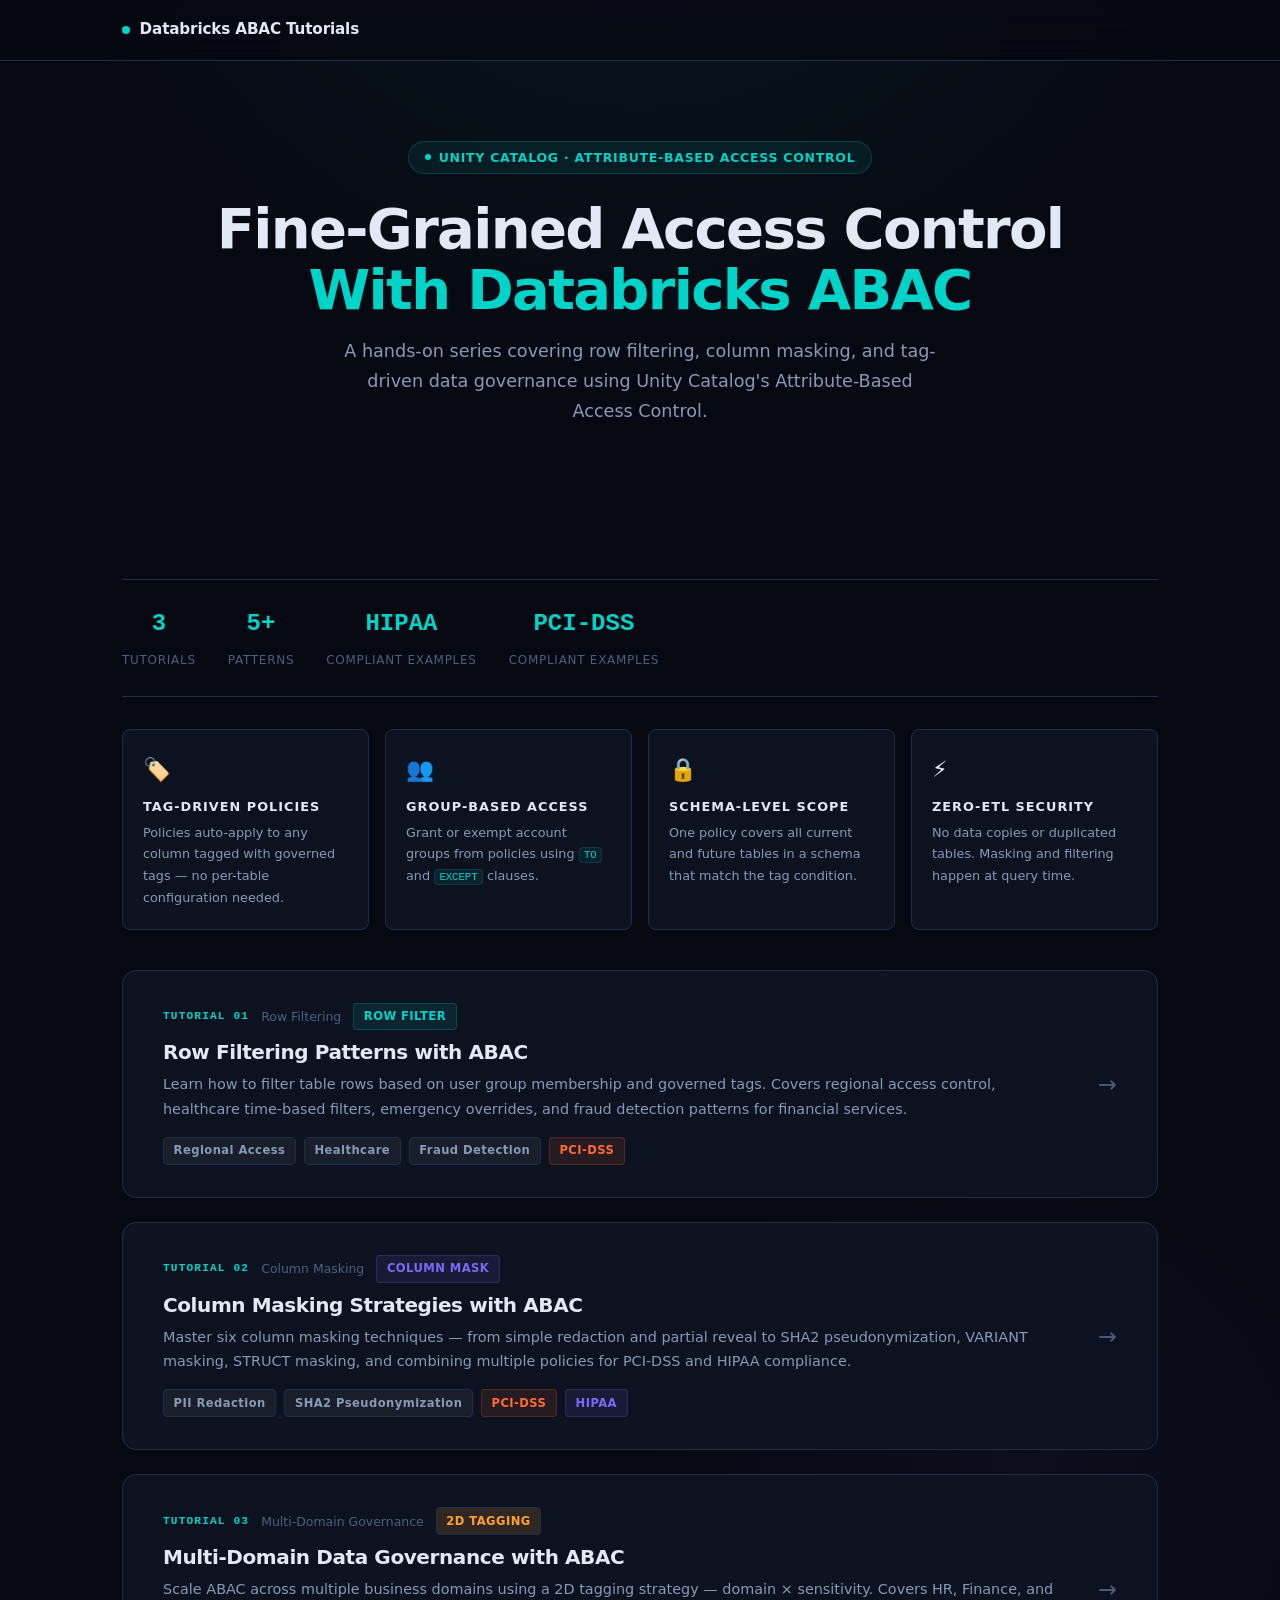
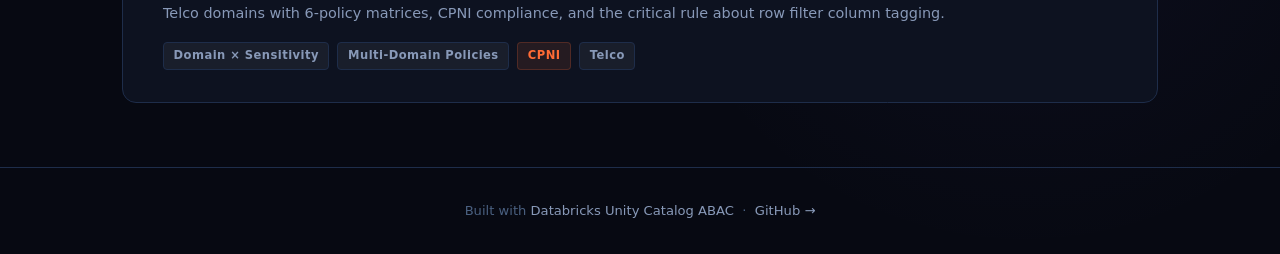
<file: docs/index.html>
<!DOCTYPE html>
<html lang="en">
<head>
  <meta charset="UTF-8">
  <meta name="viewport" content="width=device-width, initial-scale=1.0">
  <title>Databricks ABAC Tutorials</title>
  <link rel="stylesheet" href="styles.css">
  <style>
    .blog-list { display: flex; flex-direction: column; gap: 1.5rem; margin-top: 2.5rem; }
    .blog-card {
      background: var(--surface); border: 1px solid var(--border);
      border-radius: var(--radius-lg); padding: 2rem 2.5rem;
      display: grid; grid-template-columns: 1fr auto;
      gap: 1.5rem; align-items: center;
      text-decoration: none; color: inherit;
      transition: border-color var(--transition), transform var(--transition), box-shadow var(--transition);
      position: relative; overflow: hidden;
    }
    .blog-card::after {
      content: ''; position: absolute; inset: 0;
      background: linear-gradient(90deg, rgba(0,212,200,0.03) 0%, transparent 70%);
      opacity: 0; transition: opacity var(--transition);
    }
    .blog-card:hover { border-color: var(--accent-dim); transform: translateX(4px); box-shadow: var(--shadow-accent); }
    .blog-card:hover::after { opacity: 1; }
    .blog-card:hover .blog-arrow { transform: translateX(6px); color: var(--accent); }
    .blog-meta { display: flex; align-items: center; gap: 0.75rem; margin-bottom: 0.6rem; }
    .blog-num { font-family: var(--font-mono); font-size: 0.7rem; font-weight: 700; letter-spacing: 0.1em; color: var(--accent); text-transform: uppercase; }
    .blog-date { font-size: 0.78rem; color: var(--text-dim); }
    .blog-card h2 { font-size: 1.25rem; color: var(--text); margin-bottom: 0.5rem; }
    .blog-card p { font-size: 0.9rem; color: var(--text-muted); margin: 0 0 1rem; }
    .blog-arrow { color: var(--text-dim); font-size: 1.4rem; transition: transform var(--transition), color var(--transition); align-self: center; }
    @media (max-width: 540px) { .blog-card { grid-template-columns: 1fr; } .blog-arrow { display: none; } }

    .stats-row { display: flex; gap: 2rem; margin: 3rem 0 1rem; padding: 1.5rem 0; border-top: 1px solid var(--border); border-bottom: 1px solid var(--border); }
    .stat-item { text-align: center; }
    .stat-val { font-family: var(--font-mono); font-size: 1.5rem; font-weight: 700; color: var(--accent); display: block; }
    .stat-label { font-size: 0.75rem; color: var(--text-dim); text-transform: uppercase; letter-spacing: 0.06em; }

    .intro-grid { display: grid; grid-template-columns: repeat(auto-fit, minmax(200px, 1fr)); gap: 1rem; margin: 2rem 0; }
    .intro-item { background: var(--surface); border: 1px solid var(--border); border-radius: var(--radius); padding: 1.25rem; }
    .intro-item .icon { font-size: 1.4rem; margin-bottom: 0.5rem; }
    .intro-item h4 { font-size: 0.8rem; color: var(--text); margin-bottom: 0.25rem; }
    .intro-item p { font-size: 0.8rem; margin: 0; }
  </style>
</head>
<body>
  <nav class="nav">
    <div class="nav-inner">
      <div class="nav-logo">
        <span class="dot"></span>
        Databricks ABAC Tutorials
      </div>
    </div>
  </nav>

  <main>
    <div class="hero container">
      <div class="hero-badge fade-up fade-up-1">
        <span class="pulse"></span>
        Unity Catalog · Attribute-Based Access Control
      </div>
      <h1 class="fade-up fade-up-2">
        Fine-Grained Access Control<br>
        <span class="highlight">With Databricks ABAC</span>
      </h1>
      <p class="hero-subtitle fade-up fade-up-3">
        A hands-on series covering row filtering, column masking, and tag-driven data governance
        using Unity Catalog's Attribute-Based Access Control.
      </p>
    </div>

    <div class="container">
      <div class="stats-row fade-up fade-up-4">
        <div class="stat-item">
          <span class="stat-val">3</span>
          <span class="stat-label">Tutorials</span>
        </div>
        <div class="stat-item">
          <span class="stat-val">5+</span>
          <span class="stat-label">Patterns</span>
        </div>
        <div class="stat-item">
          <span class="stat-val">HIPAA</span>
          <span class="stat-label">Compliant Examples</span>
        </div>
        <div class="stat-item">
          <span class="stat-val">PCI-DSS</span>
          <span class="stat-label">Compliant Examples</span>
        </div>
      </div>

      <div class="intro-grid">
        <div class="intro-item">
          <div class="icon">🏷️</div>
          <h4>Tag-Driven Policies</h4>
          <p>Policies auto-apply to any column tagged with governed tags — no per-table configuration needed.</p>
        </div>
        <div class="intro-item">
          <div class="icon">👥</div>
          <h4>Group-Based Access</h4>
          <p>Grant or exempt account groups from policies using <code>TO</code> and <code>EXCEPT</code> clauses.</p>
        </div>
        <div class="intro-item">
          <div class="icon">🔒</div>
          <h4>Schema-Level Scope</h4>
          <p>One policy covers all current and future tables in a schema that match the tag condition.</p>
        </div>
        <div class="intro-item">
          <div class="icon">⚡</div>
          <h4>Zero-ETL Security</h4>
          <p>No data copies or duplicated tables. Masking and filtering happen at query time.</p>
        </div>
      </div>

      <div class="blog-list">
        <a class="blog-card" href="tutorial1.html">
          <div>
            <div class="blog-meta">
              <span class="blog-num">Tutorial 01</span>
              <span class="blog-date">Row Filtering</span>
              <span class="tag accent">ROW FILTER</span>
            </div>
            <h2>Row Filtering Patterns with ABAC</h2>
            <p>
              Learn how to filter table rows based on user group membership and governed tags.
              Covers regional access control, healthcare time-based filters, emergency overrides,
              and fraud detection patterns for financial services.
            </p>
            <div style="display:flex;gap:0.5rem;flex-wrap:wrap;">
              <span class="tag">Regional Access</span>
              <span class="tag">Healthcare</span>
              <span class="tag">Fraud Detection</span>
              <span class="tag orange">PCI-DSS</span>
            </div>
          </div>
          <span class="blog-arrow">→</span>
        </a>

        <a class="blog-card" href="tutorial2.html">
          <div>
            <div class="blog-meta">
              <span class="blog-num">Tutorial 02</span>
              <span class="blog-date">Column Masking</span>
              <span class="tag purple">COLUMN MASK</span>
            </div>
            <h2>Column Masking Strategies with ABAC</h2>
            <p>
              Master six column masking techniques — from simple redaction and partial reveal to
              SHA2 pseudonymization, VARIANT masking, STRUCT masking, and combining multiple
              policies for PCI-DSS and HIPAA compliance.
            </p>
            <div style="display:flex;gap:0.5rem;flex-wrap:wrap;">
              <span class="tag">PII Redaction</span>
              <span class="tag">SHA2 Pseudonymization</span>
              <span class="tag orange">PCI-DSS</span>
              <span class="tag purple">HIPAA</span>
            </div>
          </div>
          <span class="blog-arrow">→</span>
        </a>

        <a class="blog-card" href="tutorial3.html">
          <div>
            <div class="blog-meta">
              <span class="blog-num">Tutorial 03</span>
              <span class="blog-date">Multi-Domain Governance</span>
              <span class="tag" style="background:rgba(255,160,50,0.15);color:#ffa032;">2D TAGGING</span>
            </div>
            <h2>Multi-Domain Data Governance with ABAC</h2>
            <p>
              Scale ABAC across multiple business domains using a 2D tagging strategy — domain × sensitivity.
              Covers HR, Finance, and Telco domains with 6-policy matrices, CPNI compliance,
              and the critical rule about row filter column tagging.
            </p>
            <div style="display:flex;gap:0.5rem;flex-wrap:wrap;">
              <span class="tag">Domain × Sensitivity</span>
              <span class="tag">Multi-Domain Policies</span>
              <span class="tag orange">CPNI</span>
              <span class="tag">Telco</span>
            </div>
          </div>
          <span class="blog-arrow">→</span>
        </a>
      </div>
    </div>
  </main>

  <footer>
    <div class="container">
      <p>Built with <a href="https://docs.databricks.com/en/data-governance/unity-catalog/attribute-based-access-control.html" target="_blank">Databricks Unity Catalog ABAC</a> &nbsp;·&nbsp; <a href="https://github.com/AbhiDatabricks/DatabricksABACExamples" target="_blank">GitHub →</a></p>
    </div>
  </footer>
</body>
</html>
</file>
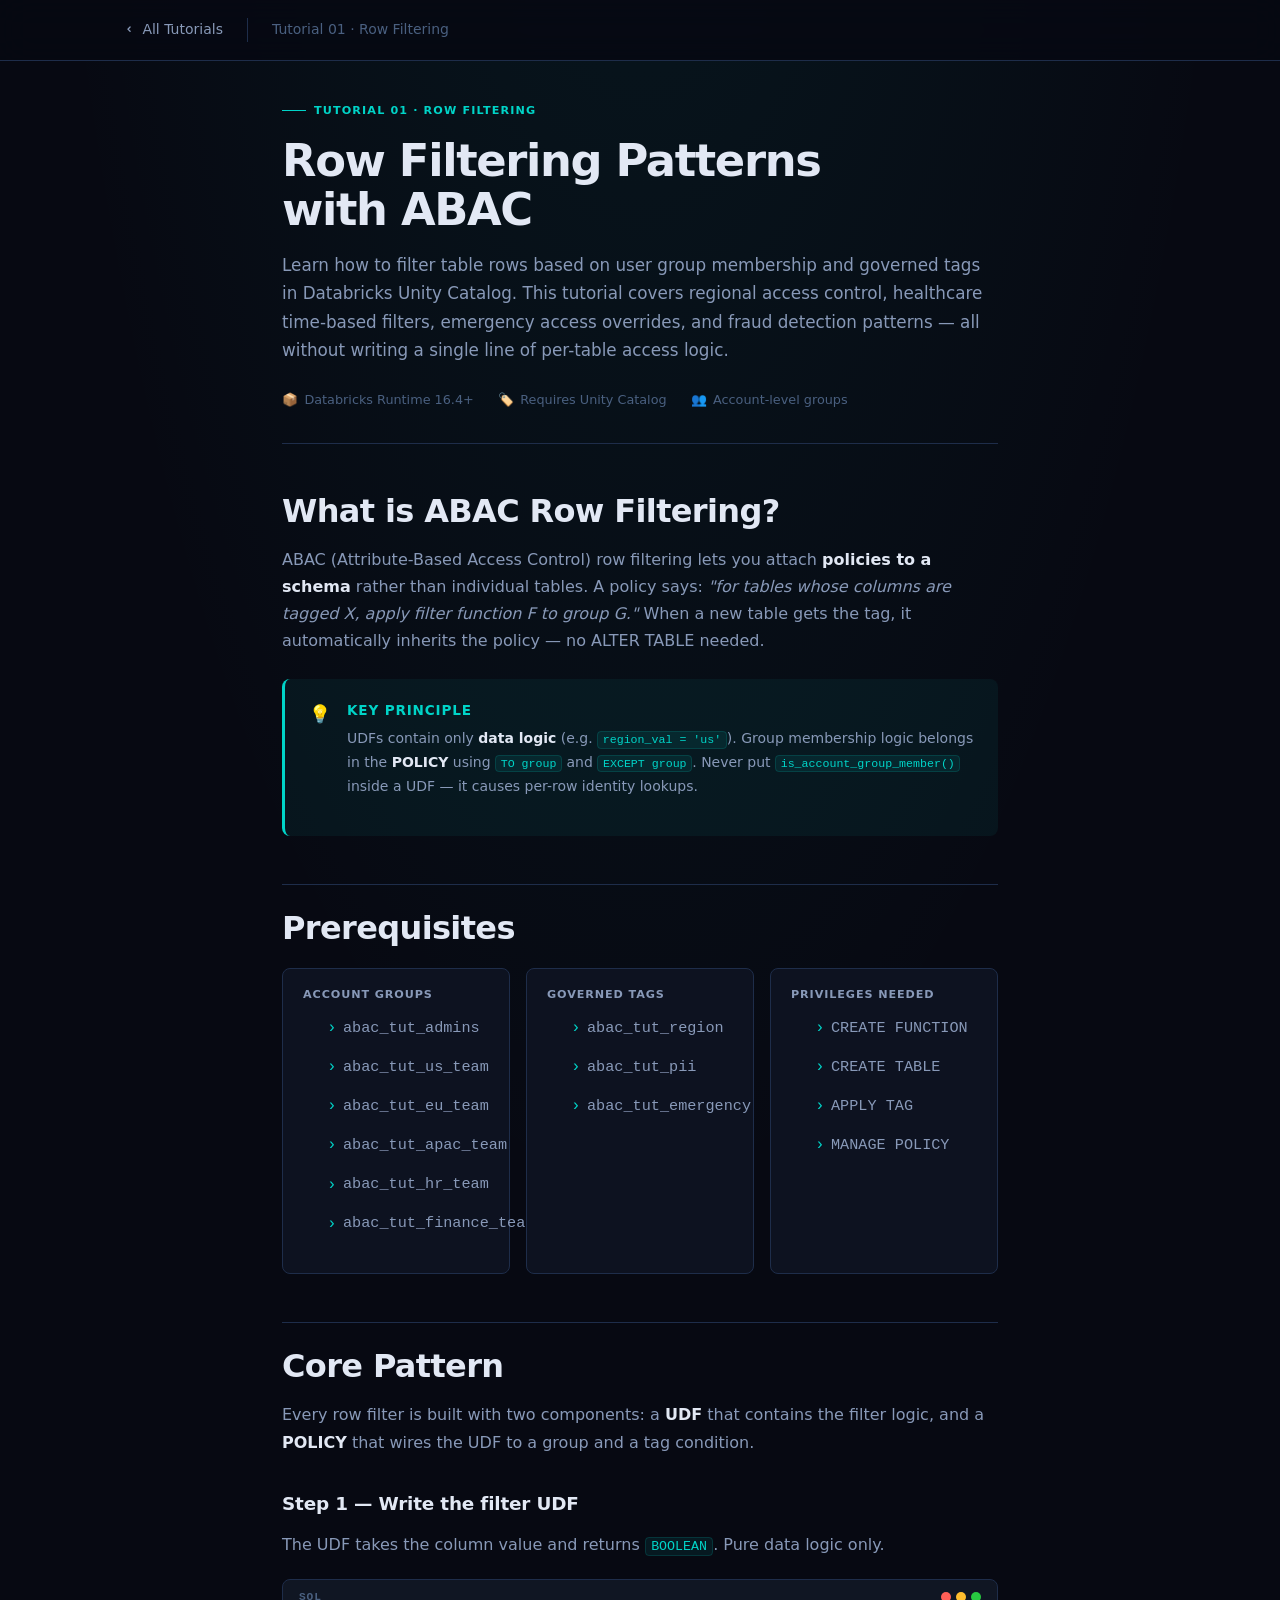
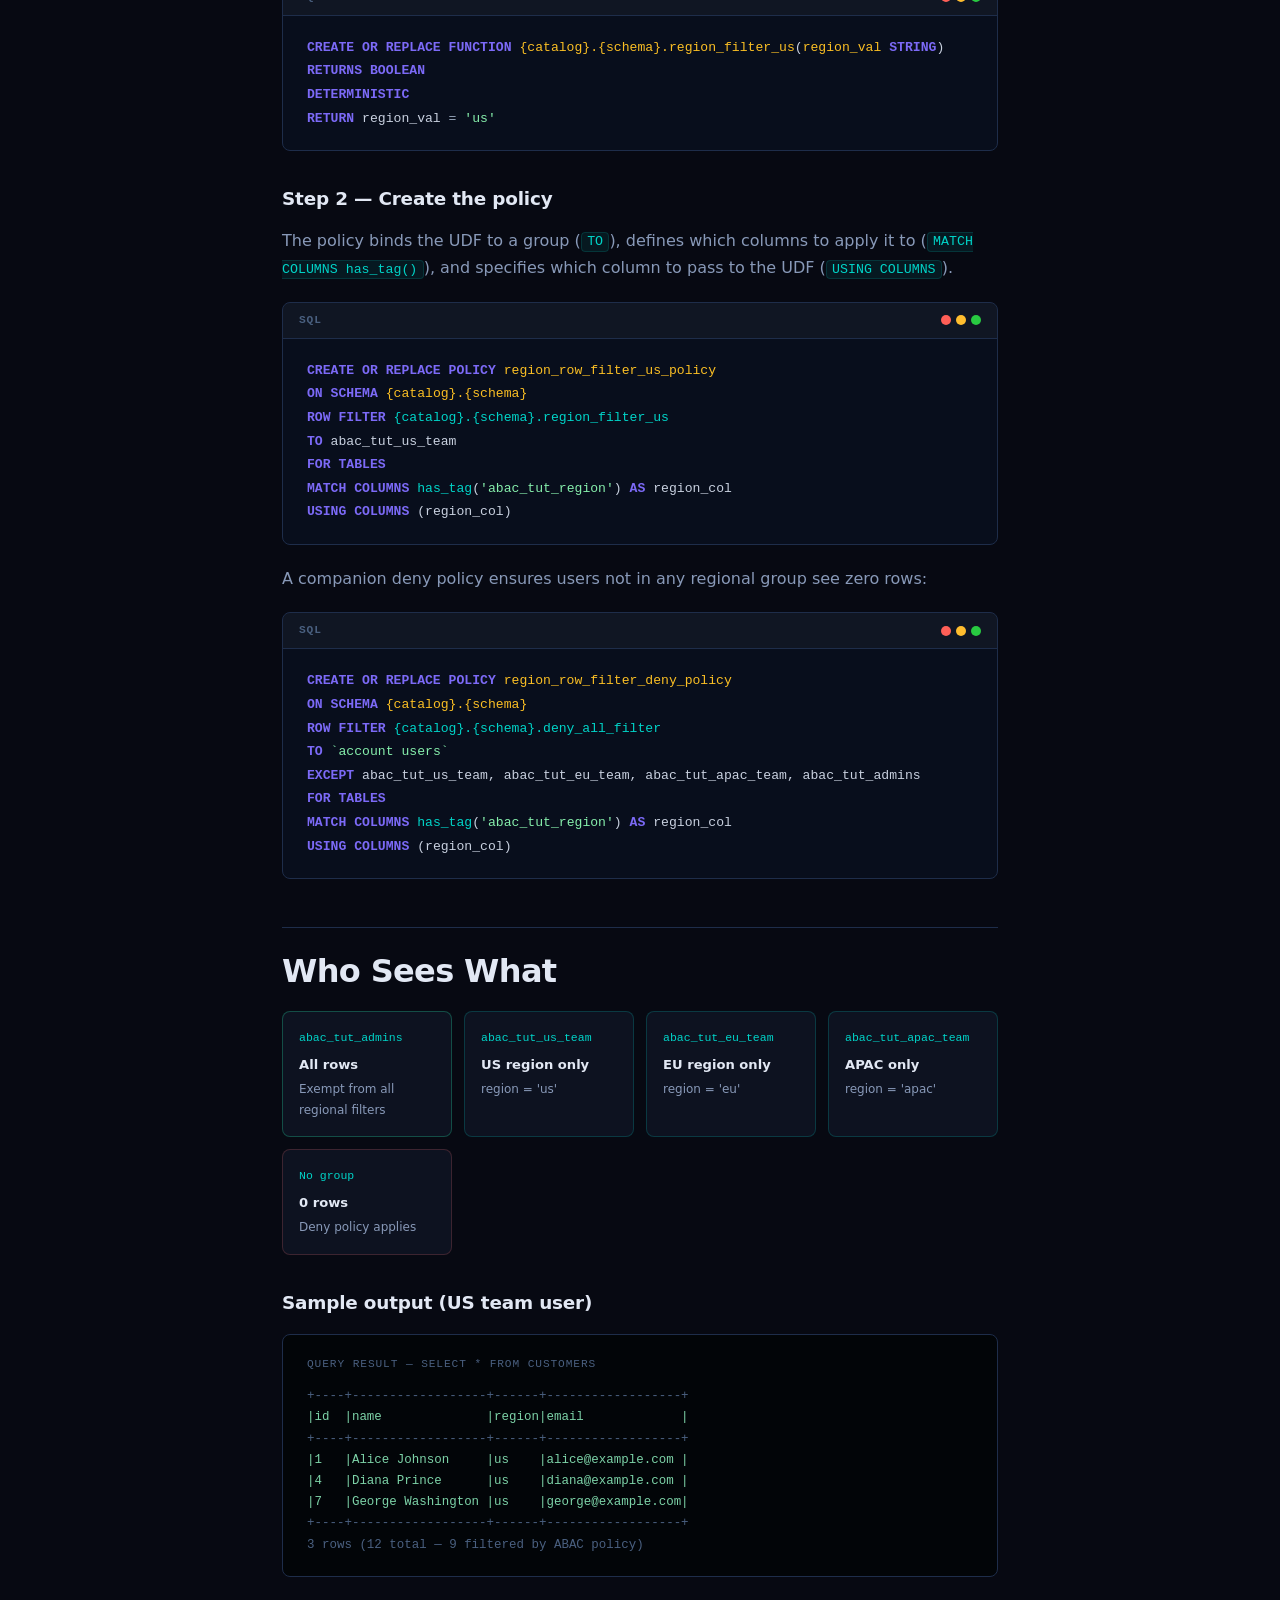
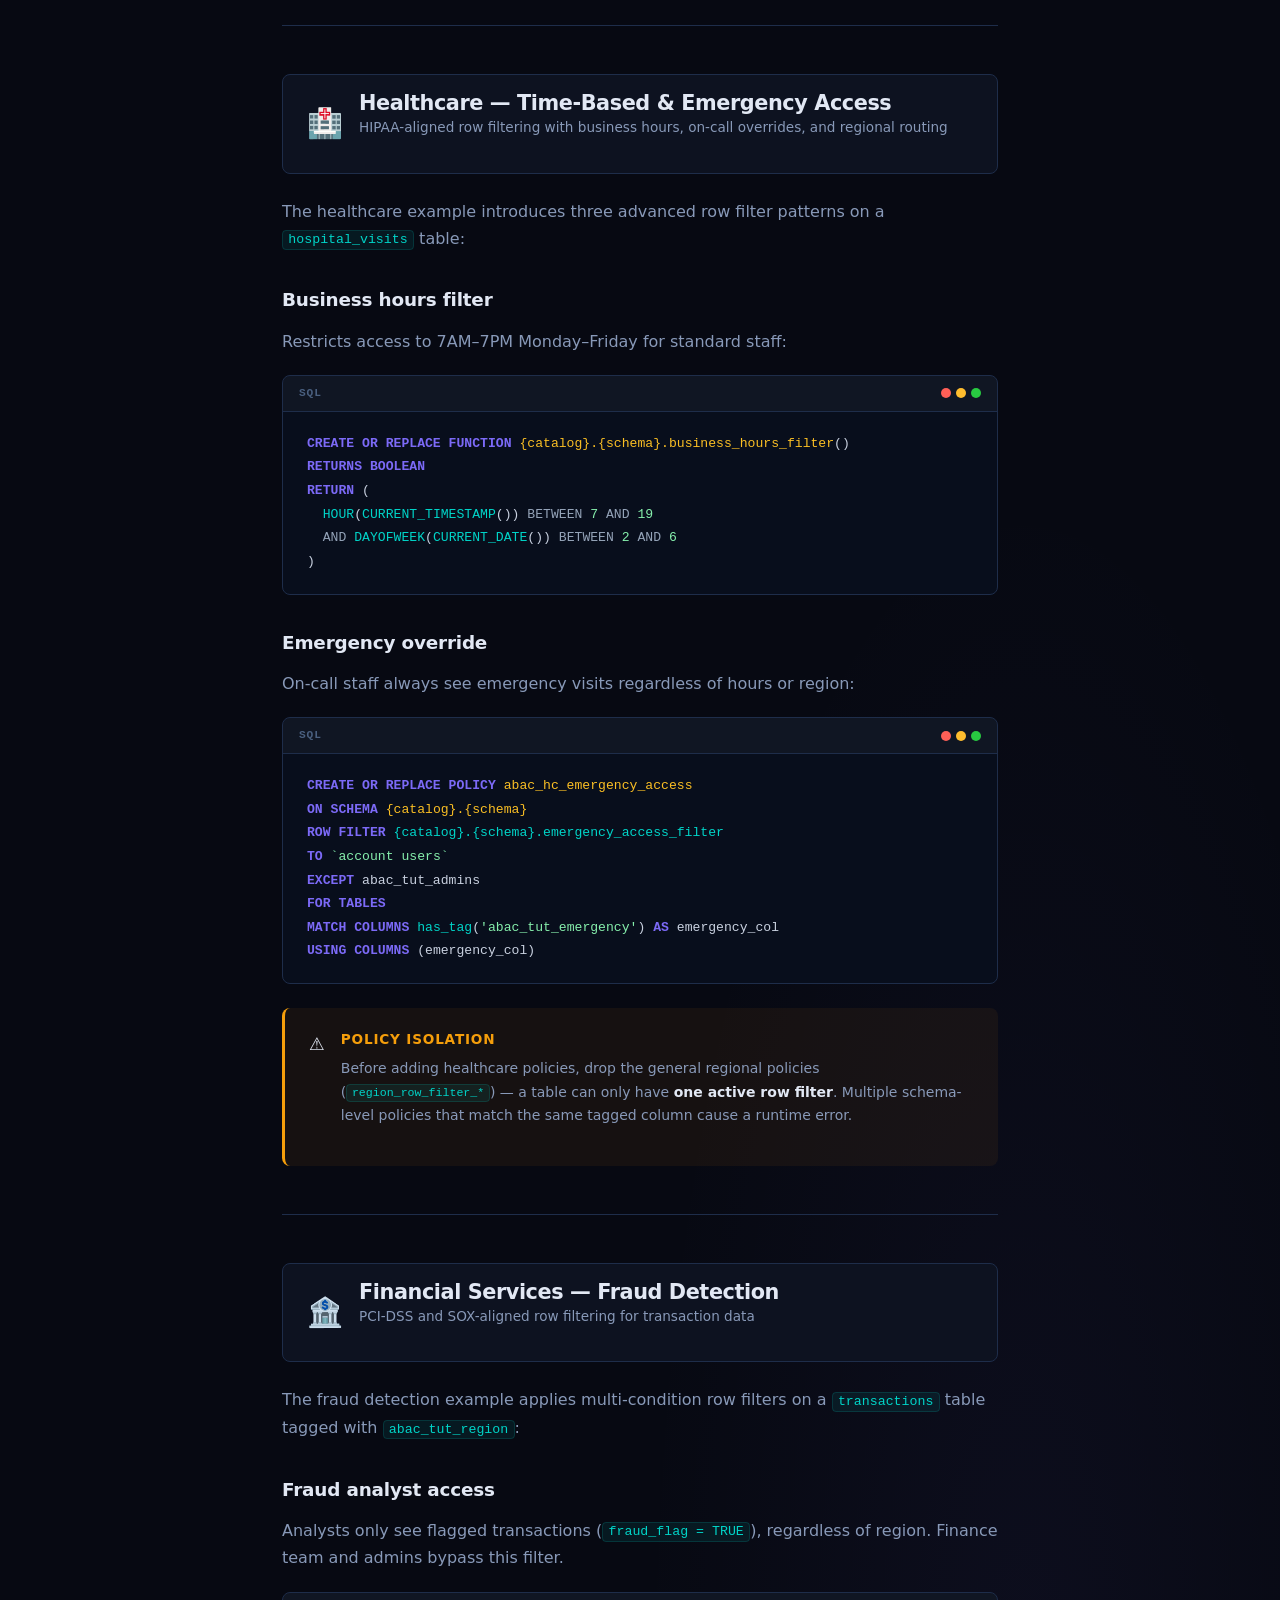
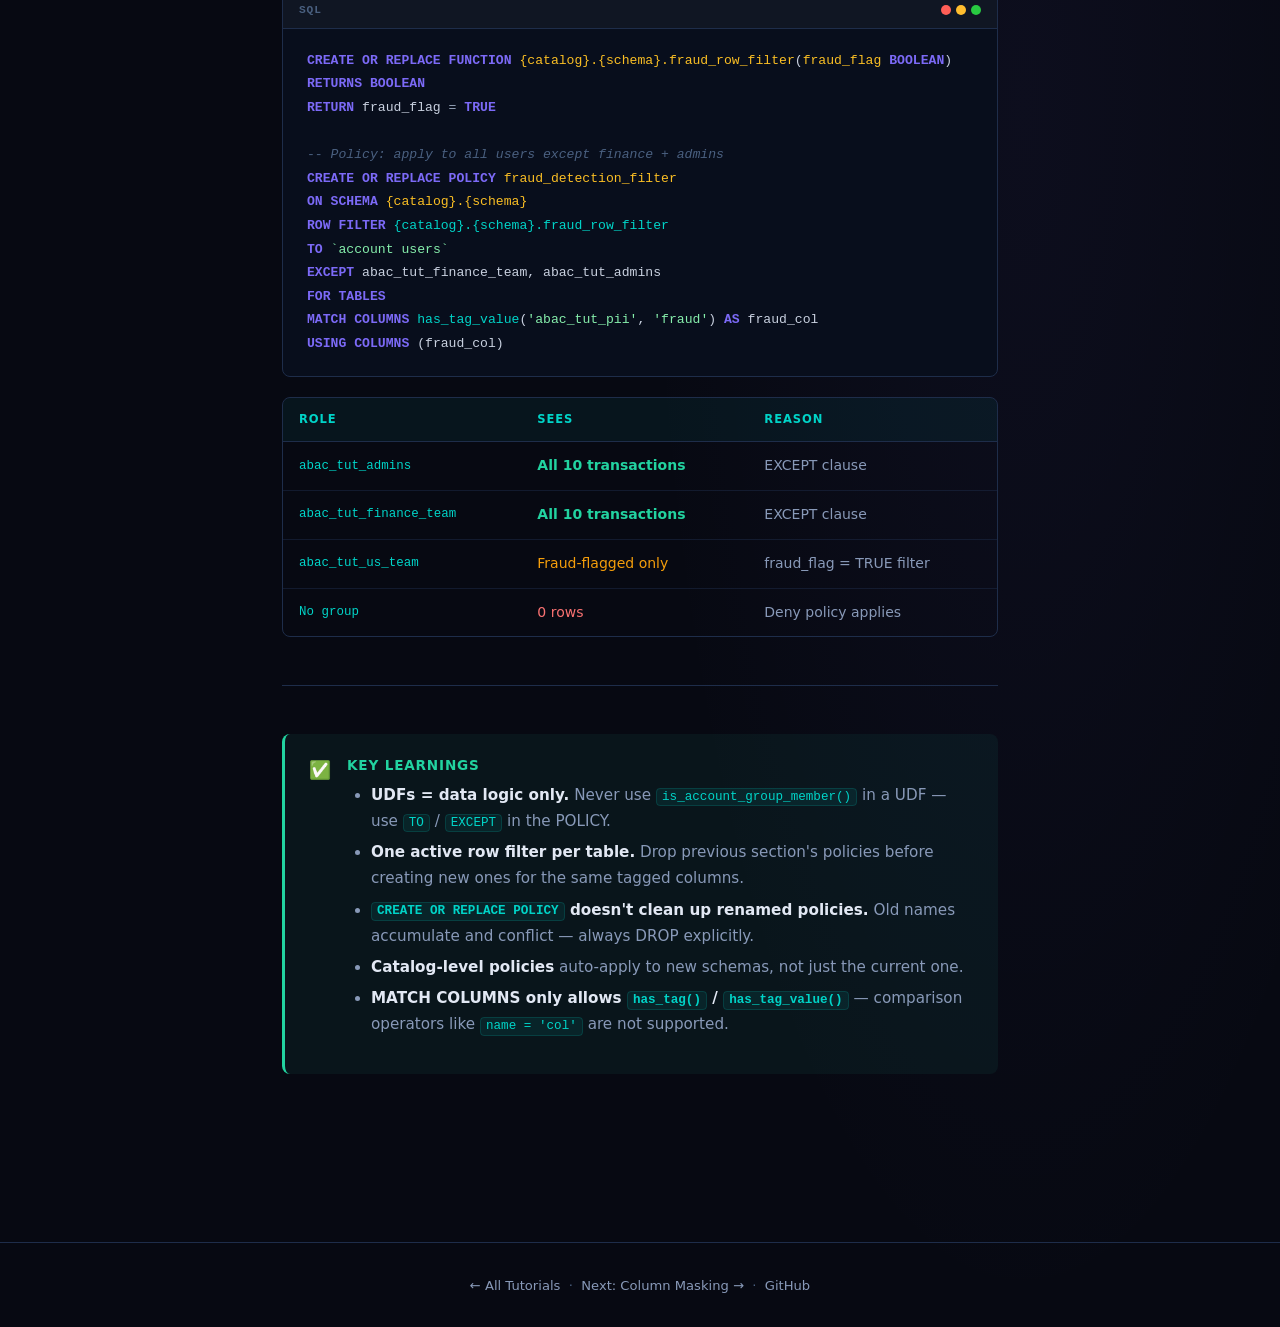
<file: docs/tutorial1.html>
<!DOCTYPE html>
<html lang="en">
<head>
  <meta charset="UTF-8">
  <meta name="viewport" content="width=device-width, initial-scale=1.0">
  <title>Row Filtering Patterns with ABAC · Databricks ABAC Tutorials</title>
  <link rel="stylesheet" href="styles.css">
  <style>
    .blog-post { max-width: 780px; margin: 0 auto; padding: 2.5rem 2rem 5rem; }
    .post-header { margin-bottom: 3rem; padding-bottom: 2rem; border-bottom: 1px solid var(--border); }
    .post-label { font-size: 0.7rem; font-weight: 700; letter-spacing: 0.1em; text-transform: uppercase; color: var(--accent); display: flex; align-items: center; gap: 0.5rem; margin-bottom: 1rem; }
    .post-label::before { content: ''; width: 24px; height: 1px; background: var(--accent); }
    .post-title { font-size: clamp(1.8rem, 4vw, 2.8rem); font-weight: 700; letter-spacing: -0.03em; line-height: 1.1; color: var(--text); margin-bottom: 1rem; }
    .post-desc { font-size: 1.05rem; color: var(--text-muted); line-height: 1.7; margin-bottom: 1.5rem; }
    .post-meta { display: flex; gap: 1.5rem; align-items: center; flex-wrap: wrap; }
    .post-meta-item { font-size: 0.8rem; color: var(--text-dim); display: flex; align-items: center; gap: 0.4rem; }

    .prose h2 { margin-top: 3rem; margin-bottom: 1rem; padding-top: 1.5rem; border-top: 1px solid var(--border); }
    .prose h2:first-child { margin-top: 0; border-top: none; padding-top: 0; }
    .prose h3 { margin-top: 2rem; margin-bottom: 0.75rem; color: var(--text); }
    .prose p { margin-bottom: 1.1rem; }
    .prose ul, .prose ol { padding-left: 1.5rem; color: var(--text-muted); margin-bottom: 1rem; }
    .prose li { margin-bottom: 0.35rem; font-size: 0.95rem; }

    .output-block {
      background: #020508; border: 1px solid var(--border); border-radius: var(--radius);
      padding: 1.25rem 1.5rem; margin: 1rem 0;
      font-family: var(--font-mono); font-size: 0.78rem; line-height: 1.7;
      color: #7dd3a8; overflow-x: auto;
    }
    .output-block .out-header { color: var(--text-dim); font-size: 0.7rem; text-transform: uppercase; letter-spacing: 0.08em; margin-bottom: 0.75rem; }
    .output-block .out-row { white-space: pre; }
    .output-block .out-sep { color: var(--text-dim); }

    .role-grid { display: grid; grid-template-columns: repeat(auto-fit, minmax(160px, 1fr)); gap: 0.75rem; margin: 1.25rem 0; }
    .role-card { background: var(--surface); border: 1px solid var(--border); border-radius: var(--radius); padding: 1rem; }
    .role-card .role-name { font-family: var(--font-mono); font-size: 0.72rem; color: var(--accent); margin-bottom: 0.4rem; display: block; }
    .role-card .role-sees { font-size: 0.82rem; color: var(--text); font-weight: 600; }
    .role-card .role-desc { font-size: 0.75rem; color: var(--text-muted); margin-top: 0.2rem; }
    .role-card.admin { border-color: rgba(34,211,160,0.3); }
    .role-card.limited { border-color: rgba(0,212,200,0.2); }
    .role-card.denied { border-color: rgba(248,113,113,0.2); }
  </style>
</head>
<body>
  <nav class="nav">
    <div class="nav-inner">
      <a class="nav-back" href="index.html">
        <svg viewBox="0 0 16 16" fill="currentColor"><path d="M9.78 3.97a.75.75 0 010 1.06L7.81 7l1.97 1.97a.75.75 0 11-1.06 1.06L6.22 7.53a.75.75 0 010-1.06l2.5-2.5a.75.75 0 011.06 0z"/></svg>
        All Tutorials
      </a>
      <span class="nav-title">Tutorial 01 · Row Filtering</span>
    </div>
  </nav>

  <main>
    <div class="blog-post">
      <header class="post-header">
        <div class="post-label">Tutorial 01 · Row Filtering</div>
        <h1 class="post-title">Row Filtering Patterns<br>with ABAC</h1>
        <p class="post-desc">
          Learn how to filter table rows based on user group membership and governed tags in Databricks Unity Catalog.
          This tutorial covers regional access control, healthcare time-based filters, emergency access overrides,
          and fraud detection patterns — all without writing a single line of per-table access logic.
        </p>
        <div class="post-meta">
          <span class="post-meta-item"><span>📦</span> Databricks Runtime 16.4+</span>
          <span class="post-meta-item"><span>🏷️</span> Requires Unity Catalog</span>
          <span class="post-meta-item"><span>👥</span> Account-level groups</span>
        </div>
      </header>

      <div class="prose">

        <h2>What is ABAC Row Filtering?</h2>
        <p>
          ABAC (Attribute-Based Access Control) row filtering lets you attach <strong>policies to a schema</strong>
          rather than individual tables. A policy says: <em>"for tables whose columns are tagged X,
          apply filter function F to group G."</em> When a new table gets the tag, it automatically
          inherits the policy — no ALTER TABLE needed.
        </p>
        <div class="callout info">
          <span class="callout-icon">💡</span>
          <div class="callout-body">
            <h4>Key Principle</h4>
            <p>UDFs contain only <strong>data logic</strong> (e.g. <code>region_val = 'us'</code>).
            Group membership logic belongs in the <strong>POLICY</strong> using <code>TO group</code> and <code>EXCEPT group</code>.
            Never put <code>is_account_group_member()</code> inside a UDF — it causes per-row identity lookups.</p>
          </div>
        </div>

        <h2>Prerequisites</h2>
        <div class="prereq-grid">
          <div class="prereq-item">
            <h4>Account Groups</h4>
            <ul>
              <li>abac_tut_admins</li>
              <li>abac_tut_us_team</li>
              <li>abac_tut_eu_team</li>
              <li>abac_tut_apac_team</li>
              <li>abac_tut_hr_team</li>
              <li>abac_tut_finance_team</li>
            </ul>
          </div>
          <div class="prereq-item">
            <h4>Governed Tags</h4>
            <ul>
              <li>abac_tut_region</li>
              <li>abac_tut_pii</li>
              <li>abac_tut_emergency</li>
            </ul>
          </div>
          <div class="prereq-item">
            <h4>Privileges Needed</h4>
            <ul>
              <li>CREATE FUNCTION</li>
              <li>CREATE TABLE</li>
              <li>APPLY TAG</li>
              <li>MANAGE POLICY</li>
            </ul>
          </div>
        </div>

        <h2>Core Pattern</h2>
        <p>Every row filter is built with two components: a <strong>UDF</strong> that contains the filter logic,
        and a <strong>POLICY</strong> that wires the UDF to a group and a tag condition.</p>

        <h3>Step 1 — Write the filter UDF</h3>
        <p>The UDF takes the column value and returns <code>BOOLEAN</code>. Pure data logic only.</p>
        <div class="code-wrap">
          <div class="code-header"><span class="code-lang">SQL</span><div class="code-dots"><span></span><span></span><span></span></div></div>
          <div class="code-body"><pre><span class="kw">CREATE OR REPLACE FUNCTION</span> <span class="nn">{catalog}.{schema}.region_filter_us</span>(<span class="nn">region_val</span> <span class="kw">STRING</span>)
<span class="kw">RETURNS BOOLEAN</span>
<span class="kw">DETERMINISTIC</span>
<span class="kw">RETURN</span> region_val <span class="op">=</span> <span class="str">'us'</span></pre></div>
        </div>

        <h3>Step 2 — Create the policy</h3>
        <p>The policy binds the UDF to a group (<code>TO</code>), defines which columns to apply it to
        (<code>MATCH COLUMNS has_tag()</code>), and specifies which column to pass to the UDF
        (<code>USING COLUMNS</code>).</p>
        <div class="code-wrap">
          <div class="code-header"><span class="code-lang">SQL</span><div class="code-dots"><span></span><span></span><span></span></div></div>
          <div class="code-body"><pre><span class="kw">CREATE OR REPLACE POLICY</span> <span class="nn">region_row_filter_us_policy</span>
<span class="kw">ON SCHEMA</span> <span class="nn">{catalog}.{schema}</span>
<span class="kw">ROW FILTER</span> <span class="fn">{catalog}.{schema}.region_filter_us</span>
<span class="kw">TO</span> abac_tut_us_team
<span class="kw">FOR TABLES</span>
<span class="kw">MATCH COLUMNS</span> <span class="fn">has_tag</span>(<span class="str">'abac_tut_region'</span>) <span class="kw">AS</span> region_col
<span class="kw">USING COLUMNS</span> (region_col)</pre></div>
        </div>
        <p>A companion deny policy ensures users not in any regional group see zero rows:</p>
        <div class="code-wrap">
          <div class="code-header"><span class="code-lang">SQL</span><div class="code-dots"><span></span><span></span><span></span></div></div>
          <div class="code-body"><pre><span class="kw">CREATE OR REPLACE POLICY</span> <span class="nn">region_row_filter_deny_policy</span>
<span class="kw">ON SCHEMA</span> <span class="nn">{catalog}.{schema}</span>
<span class="kw">ROW FILTER</span> <span class="fn">{catalog}.{schema}.deny_all_filter</span>
<span class="kw">TO</span> <span class="str">`account users`</span>
<span class="kw">EXCEPT</span> abac_tut_us_team, abac_tut_eu_team, abac_tut_apac_team, abac_tut_admins
<span class="kw">FOR TABLES</span>
<span class="kw">MATCH COLUMNS</span> <span class="fn">has_tag</span>(<span class="str">'abac_tut_region'</span>) <span class="kw">AS</span> region_col
<span class="kw">USING COLUMNS</span> (region_col)</pre></div>
        </div>

        <h2>Who Sees What</h2>
        <div class="role-grid">
          <div class="role-card admin">
            <span class="role-name">abac_tut_admins</span>
            <div class="role-sees td-yes">All rows</div>
            <div class="role-desc">Exempt from all regional filters</div>
          </div>
          <div class="role-card limited">
            <span class="role-name">abac_tut_us_team</span>
            <div class="role-sees td-partial">US region only</div>
            <div class="role-desc">region = 'us'</div>
          </div>
          <div class="role-card limited">
            <span class="role-name">abac_tut_eu_team</span>
            <div class="role-sees td-partial">EU region only</div>
            <div class="role-desc">region = 'eu'</div>
          </div>
          <div class="role-card limited">
            <span class="role-name">abac_tut_apac_team</span>
            <div class="role-sees td-partial">APAC only</div>
            <div class="role-desc">region = 'apac'</div>
          </div>
          <div class="role-card denied">
            <span class="role-name">No group</span>
            <div class="role-sees td-no">0 rows</div>
            <div class="role-desc">Deny policy applies</div>
          </div>
        </div>

        <h3>Sample output (US team user)</h3>
        <div class="output-block">
          <div class="out-header">Query result — SELECT * FROM customers</div>
<div class="out-row out-sep">+----+------------------+------+------------------+</div>
<div class="out-row">|id  |name              |region|email             |</div>
<div class="out-row out-sep">+----+------------------+------+------------------+</div>
<div class="out-row">|1   |Alice Johnson     |us    |alice@example.com |</div>
<div class="out-row">|4   |Diana Prince      |us    |diana@example.com |</div>
<div class="out-row">|7   |George Washington |us    |george@example.com|</div>
<div class="out-row out-sep">+----+------------------+------+------------------+</div>
<div class="out-row" style="color:var(--text-dim)">3 rows (12 total — 9 filtered by ABAC policy)</div>
        </div>

        <hr class="divider">

        <div class="industry-header">
          <span class="industry-icon">🏥</span>
          <div>
            <h2 style="border:none;padding:0;margin:0;">Healthcare — Time-Based &amp; Emergency Access</h2>
            <p>HIPAA-aligned row filtering with business hours, on-call overrides, and regional routing</p>
          </div>
        </div>

        <p>The healthcare example introduces three advanced row filter patterns on a <code>hospital_visits</code> table:</p>

        <h3>Business hours filter</h3>
        <p>Restricts access to 7AM–7PM Monday–Friday for standard staff:</p>
        <div class="code-wrap">
          <div class="code-header"><span class="code-lang">SQL</span><div class="code-dots"><span></span><span></span><span></span></div></div>
          <div class="code-body"><pre><span class="kw">CREATE OR REPLACE FUNCTION</span> <span class="nn">{catalog}.{schema}.business_hours_filter</span>()
<span class="kw">RETURNS BOOLEAN</span>
<span class="kw">RETURN</span> (
  <span class="fn">HOUR</span>(<span class="fn">CURRENT_TIMESTAMP</span>()) <span class="op">BETWEEN</span> <span class="str">7</span> <span class="op">AND</span> <span class="str">19</span>
  <span class="op">AND</span> <span class="fn">DAYOFWEEK</span>(<span class="fn">CURRENT_DATE</span>()) <span class="op">BETWEEN</span> <span class="str">2</span> <span class="op">AND</span> <span class="str">6</span>
)</pre></div>
        </div>

        <h3>Emergency override</h3>
        <p>On-call staff always see emergency visits regardless of hours or region:</p>
        <div class="code-wrap">
          <div class="code-header"><span class="code-lang">SQL</span><div class="code-dots"><span></span><span></span><span></span></div></div>
          <div class="code-body"><pre><span class="kw">CREATE OR REPLACE POLICY</span> <span class="nn">abac_hc_emergency_access</span>
<span class="kw">ON SCHEMA</span> <span class="nn">{catalog}.{schema}</span>
<span class="kw">ROW FILTER</span> <span class="fn">{catalog}.{schema}.emergency_access_filter</span>
<span class="kw">TO</span> <span class="str">`account users`</span>
<span class="kw">EXCEPT</span> abac_tut_admins
<span class="kw">FOR TABLES</span>
<span class="kw">MATCH COLUMNS</span> <span class="fn">has_tag</span>(<span class="str">'abac_tut_emergency'</span>) <span class="kw">AS</span> emergency_col
<span class="kw">USING COLUMNS</span> (emergency_col)</pre></div>
        </div>

        <div class="callout warning">
          <span class="callout-icon">⚠️</span>
          <div class="callout-body">
            <h4>Policy Isolation</h4>
            <p>Before adding healthcare policies, drop the general regional policies
            (<code>region_row_filter_*</code>) — a table can only have <strong>one active row filter</strong>.
            Multiple schema-level policies that match the same tagged column cause a runtime error.</p>
          </div>
        </div>

        <hr class="divider">

        <div class="industry-header">
          <span class="industry-icon">🏦</span>
          <div>
            <h2 style="border:none;padding:0;margin:0;">Financial Services — Fraud Detection</h2>
            <p>PCI-DSS and SOX-aligned row filtering for transaction data</p>
          </div>
        </div>

        <p>The fraud detection example applies multi-condition row filters on a <code>transactions</code> table
        tagged with <code>abac_tut_region</code>:</p>

        <h3>Fraud analyst access</h3>
        <p>Analysts only see flagged transactions (<code>fraud_flag = TRUE</code>), regardless of region.
        Finance team and admins bypass this filter.</p>
        <div class="code-wrap">
          <div class="code-header"><span class="code-lang">SQL</span><div class="code-dots"><span></span><span></span><span></span></div></div>
          <div class="code-body"><pre><span class="kw">CREATE OR REPLACE FUNCTION</span> <span class="nn">{catalog}.{schema}.fraud_row_filter</span>(<span class="nn">fraud_flag</span> <span class="kw">BOOLEAN</span>)
<span class="kw">RETURNS BOOLEAN</span>
<span class="kw">RETURN</span> fraud_flag <span class="op">=</span> <span class="kw">TRUE</span>

<span class="cm">-- Policy: apply to all users except finance + admins</span>
<span class="kw">CREATE OR REPLACE POLICY</span> <span class="nn">fraud_detection_filter</span>
<span class="kw">ON SCHEMA</span> <span class="nn">{catalog}.{schema}</span>
<span class="kw">ROW FILTER</span> <span class="fn">{catalog}.{schema}.fraud_row_filter</span>
<span class="kw">TO</span> <span class="str">`account users`</span>
<span class="kw">EXCEPT</span> abac_tut_finance_team, abac_tut_admins
<span class="kw">FOR TABLES</span>
<span class="kw">MATCH COLUMNS</span> <span class="fn">has_tag_value</span>(<span class="str">'abac_tut_pii'</span>, <span class="str">'fraud'</span>) <span class="kw">AS</span> fraud_col
<span class="kw">USING COLUMNS</span> (fraud_col)</pre></div>
        </div>

        <div class="table-wrap">
          <table>
            <thead><tr><th>Role</th><th>Sees</th><th>Reason</th></tr></thead>
            <tbody>
              <tr><td class="td-role">abac_tut_admins</td><td class="td-yes">All 10 transactions</td><td>EXCEPT clause</td></tr>
              <tr><td class="td-role">abac_tut_finance_team</td><td class="td-yes">All 10 transactions</td><td>EXCEPT clause</td></tr>
              <tr><td class="td-role">abac_tut_us_team</td><td class="td-partial">Fraud-flagged only</td><td>fraud_flag = TRUE filter</td></tr>
              <tr><td class="td-role">No group</td><td class="td-no">0 rows</td><td>Deny policy applies</td></tr>
            </tbody>
          </table>
        </div>

        <hr class="divider">

        <div class="callout success">
          <span class="callout-icon">✅</span>
          <div class="callout-body">
            <h4>Key Learnings</h4>
            <ul>
              <li><strong>UDFs = data logic only.</strong> Never use <code>is_account_group_member()</code> in a UDF — use <code>TO</code> / <code>EXCEPT</code> in the POLICY.</li>
              <li><strong>One active row filter per table.</strong> Drop previous section's policies before creating new ones for the same tagged columns.</li>
              <li><strong><code>CREATE OR REPLACE POLICY</code> doesn't clean up renamed policies.</strong> Old names accumulate and conflict — always DROP explicitly.</li>
              <li><strong>Catalog-level policies</strong> auto-apply to new schemas, not just the current one.</li>
              <li><strong>MATCH COLUMNS only allows <code>has_tag()</code> / <code>has_tag_value()</code></strong> — comparison operators like <code>name = 'col'</code> are not supported.</li>
            </ul>
          </div>
        </div>

      </div>
    </div>
  </main>

  <footer>
    <div class="container">
      <p><a href="index.html">← All Tutorials</a> &nbsp;·&nbsp; <a href="tutorial2.html">Next: Column Masking →</a> &nbsp;·&nbsp; <a href="https://github.com/AbhiDatabricks/DatabricksABACExamples" target="_blank">GitHub</a></p>
    </div>
  </footer>
</body>
</html>
</file>
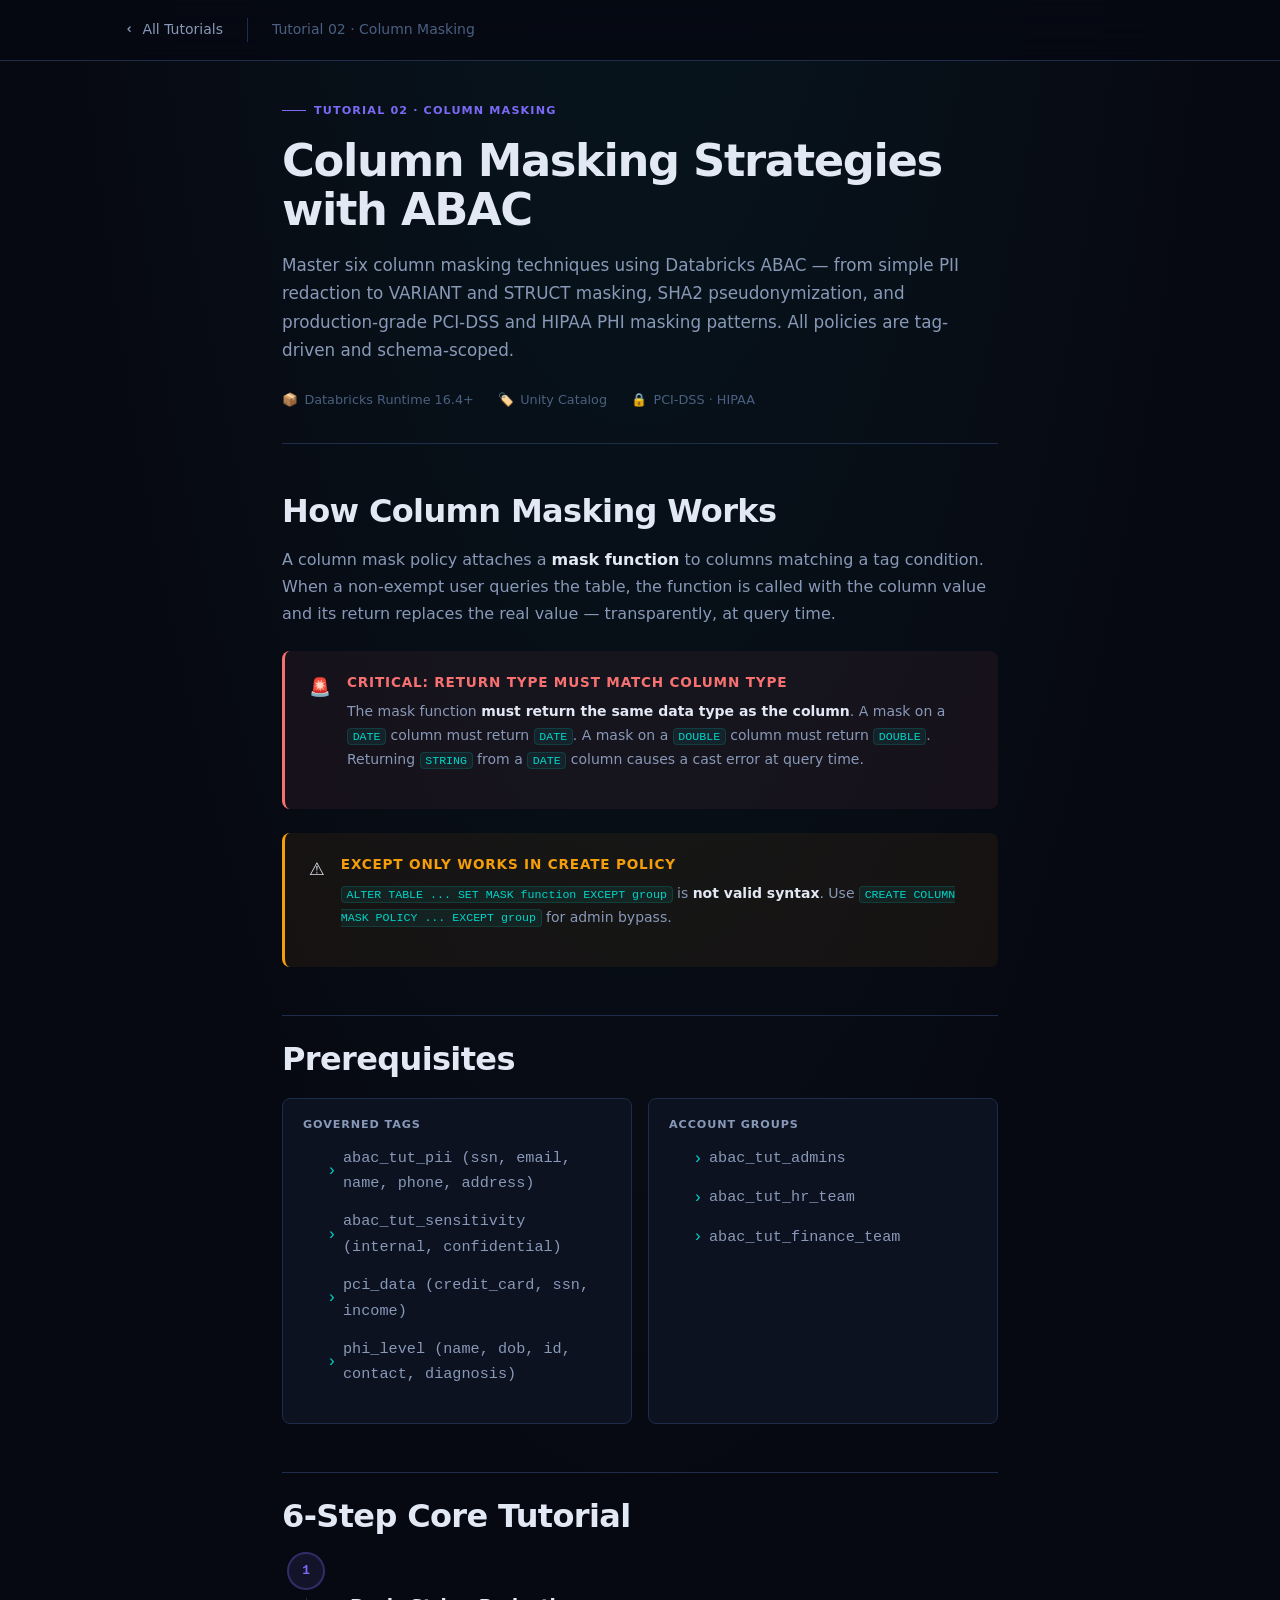
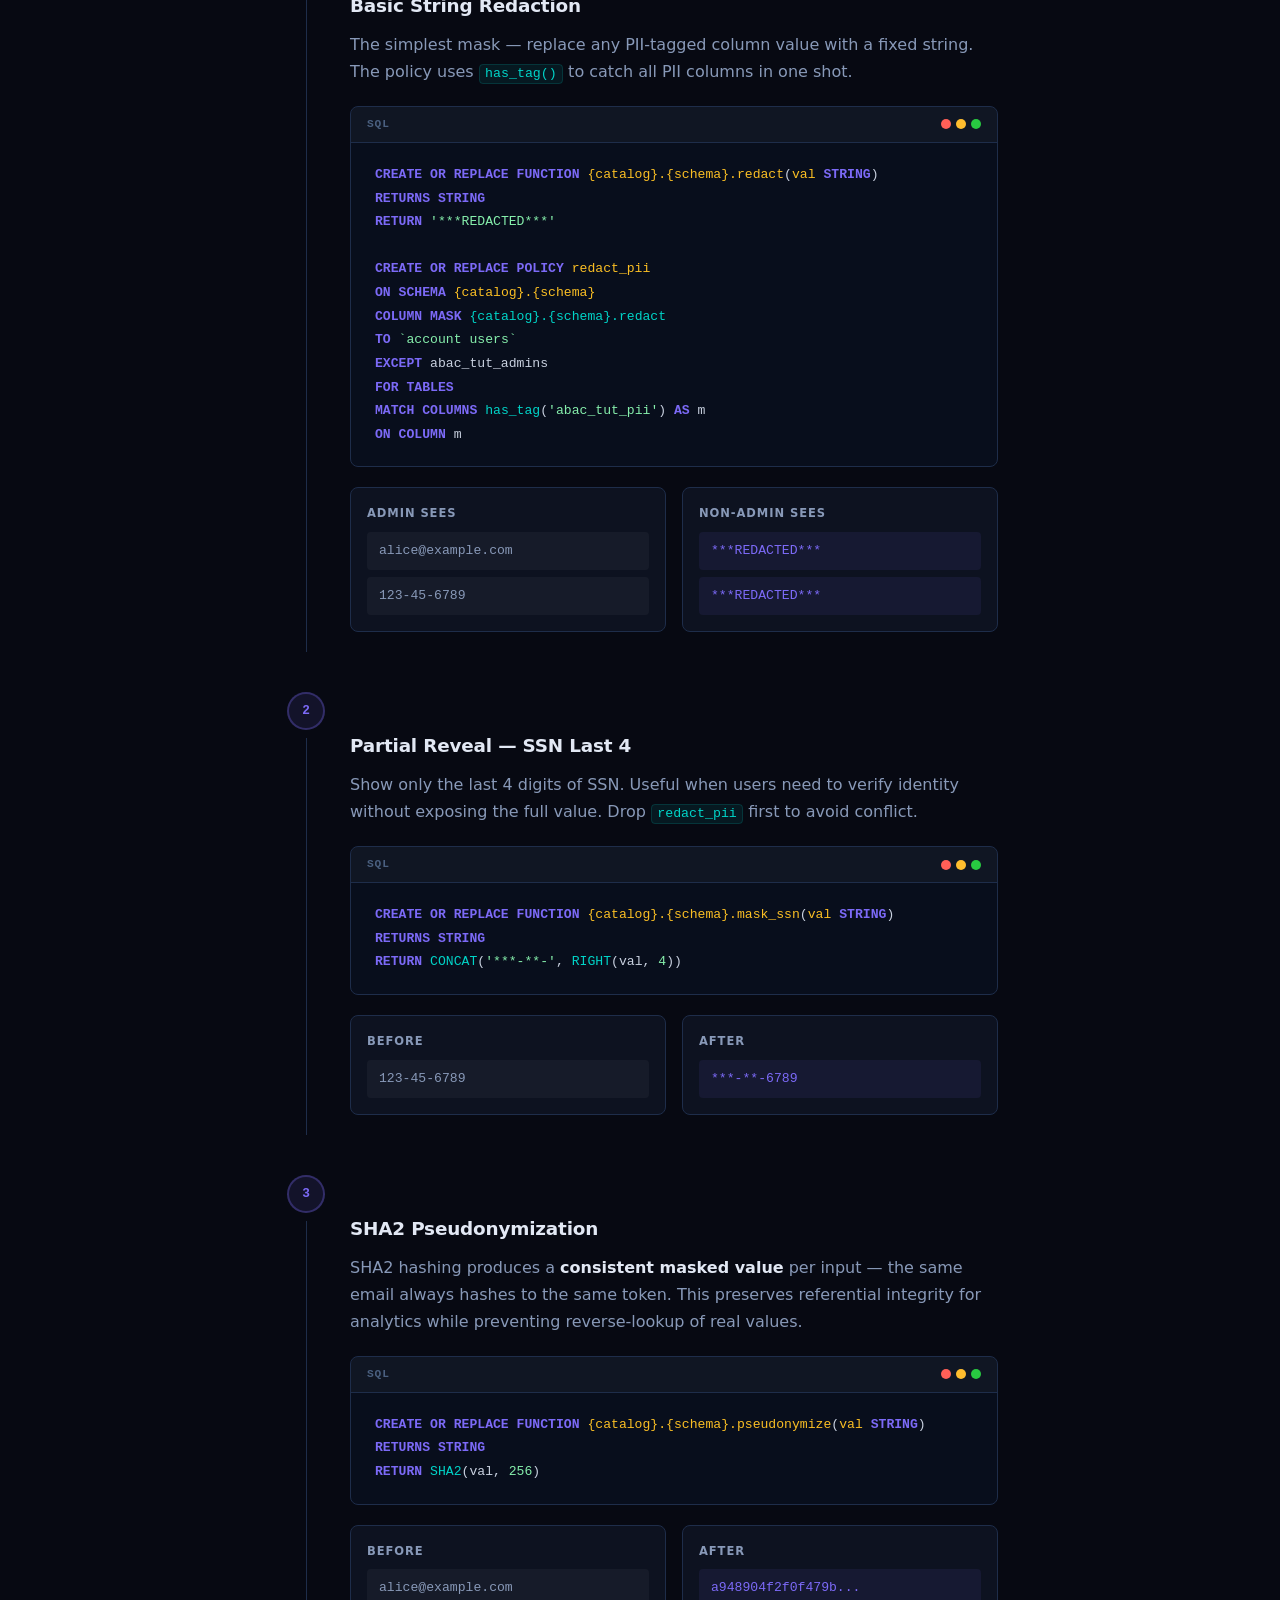
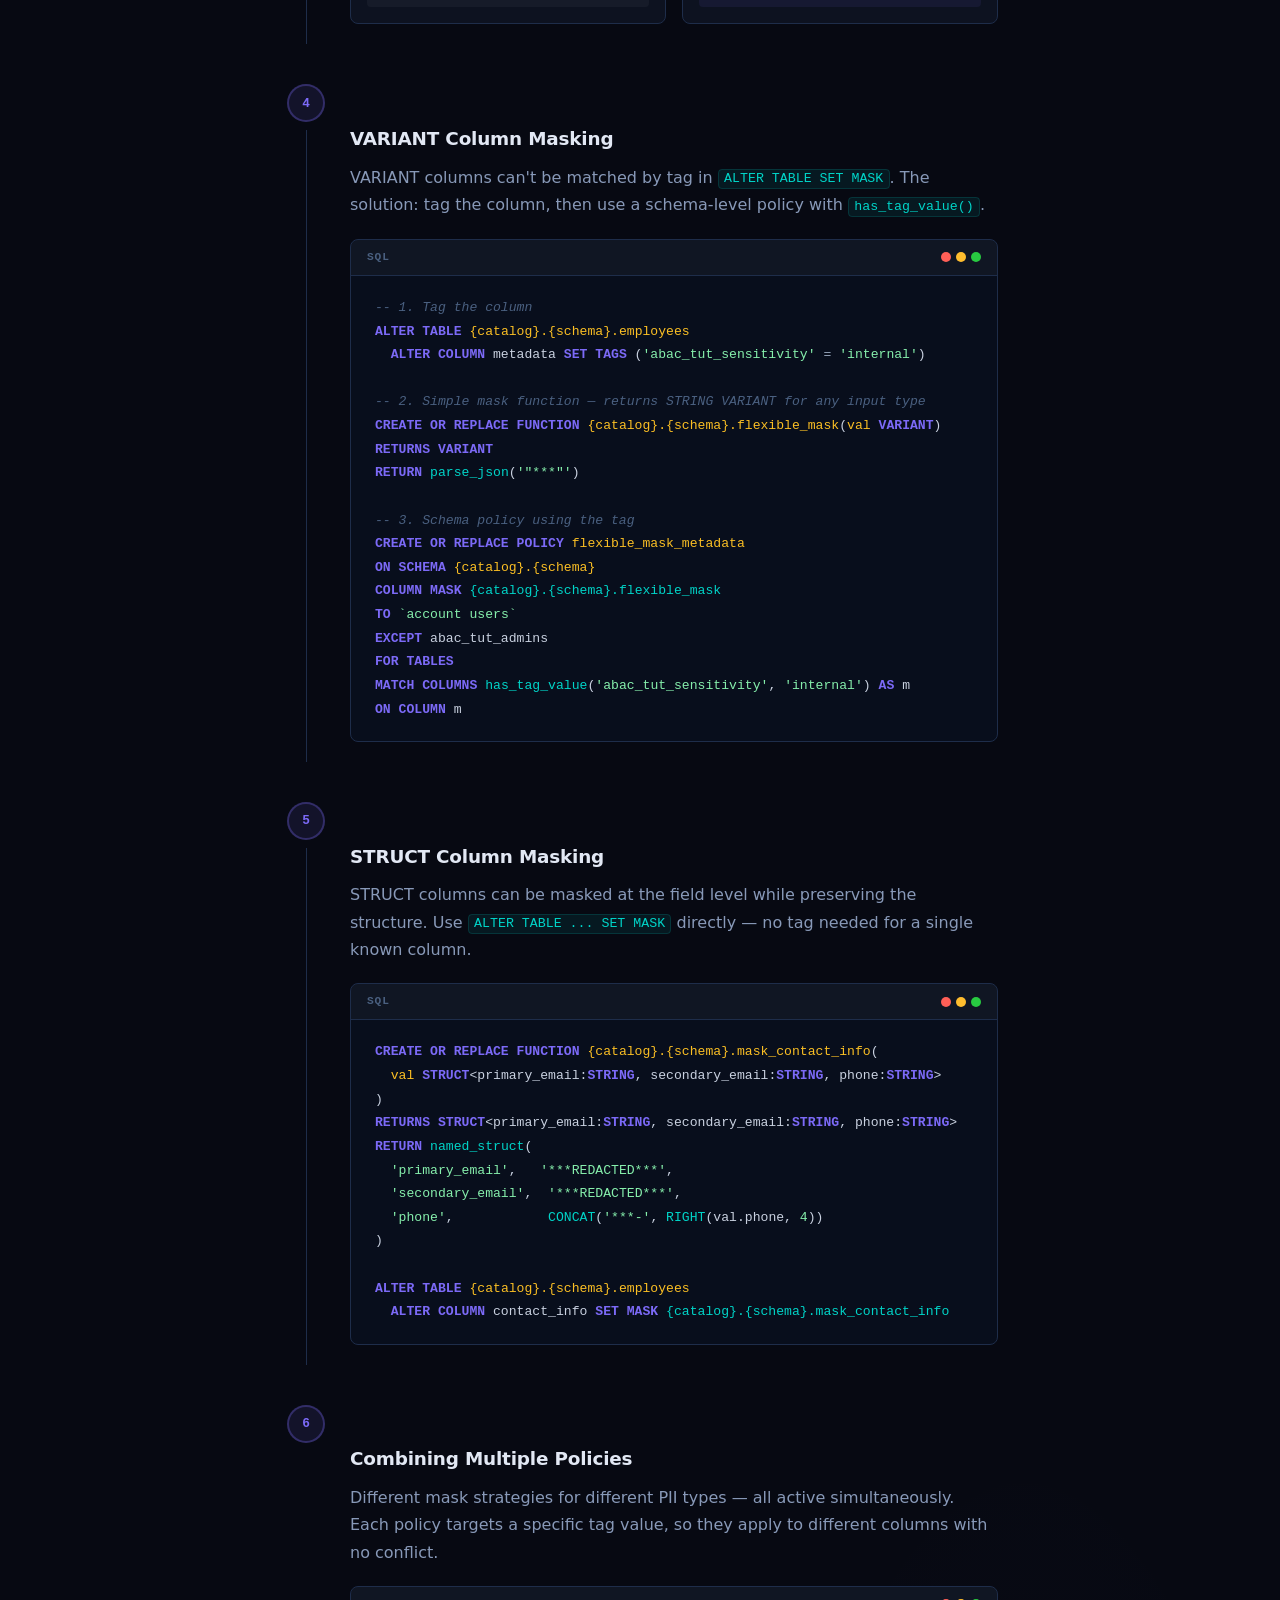
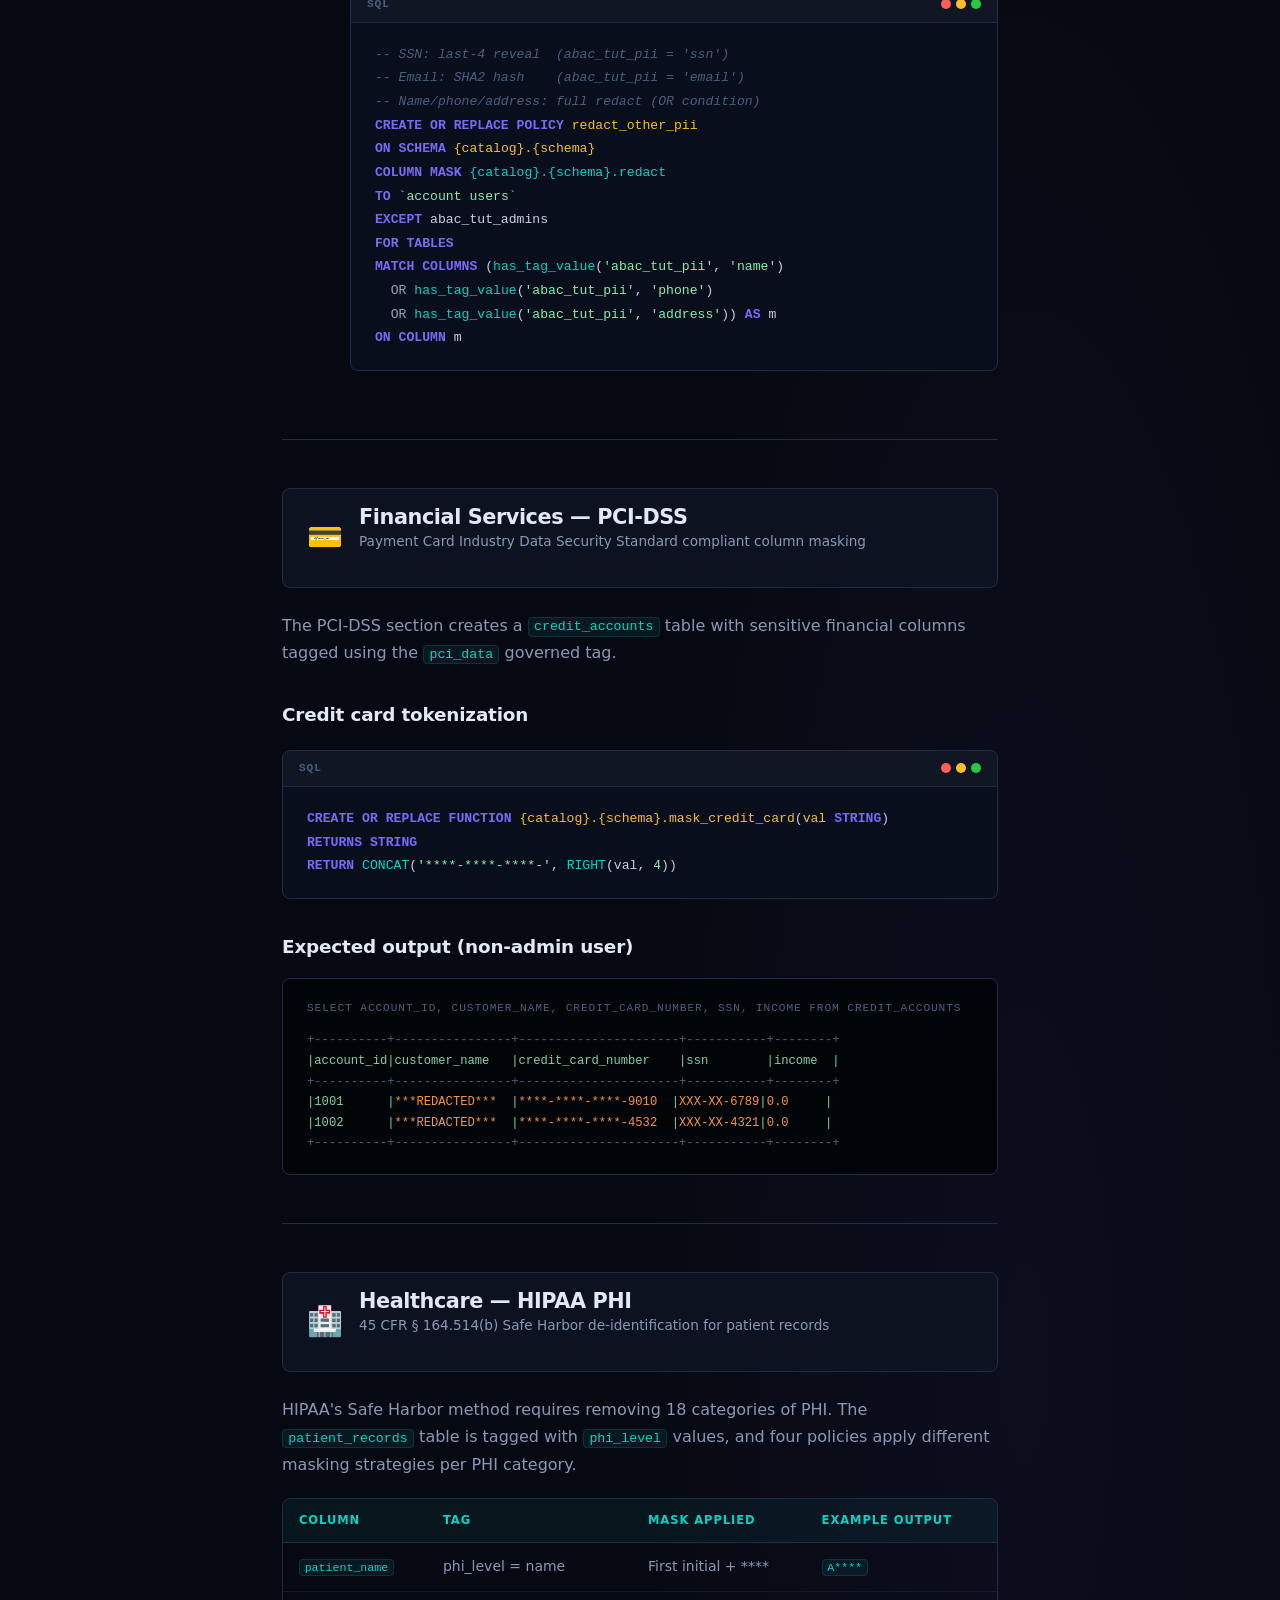
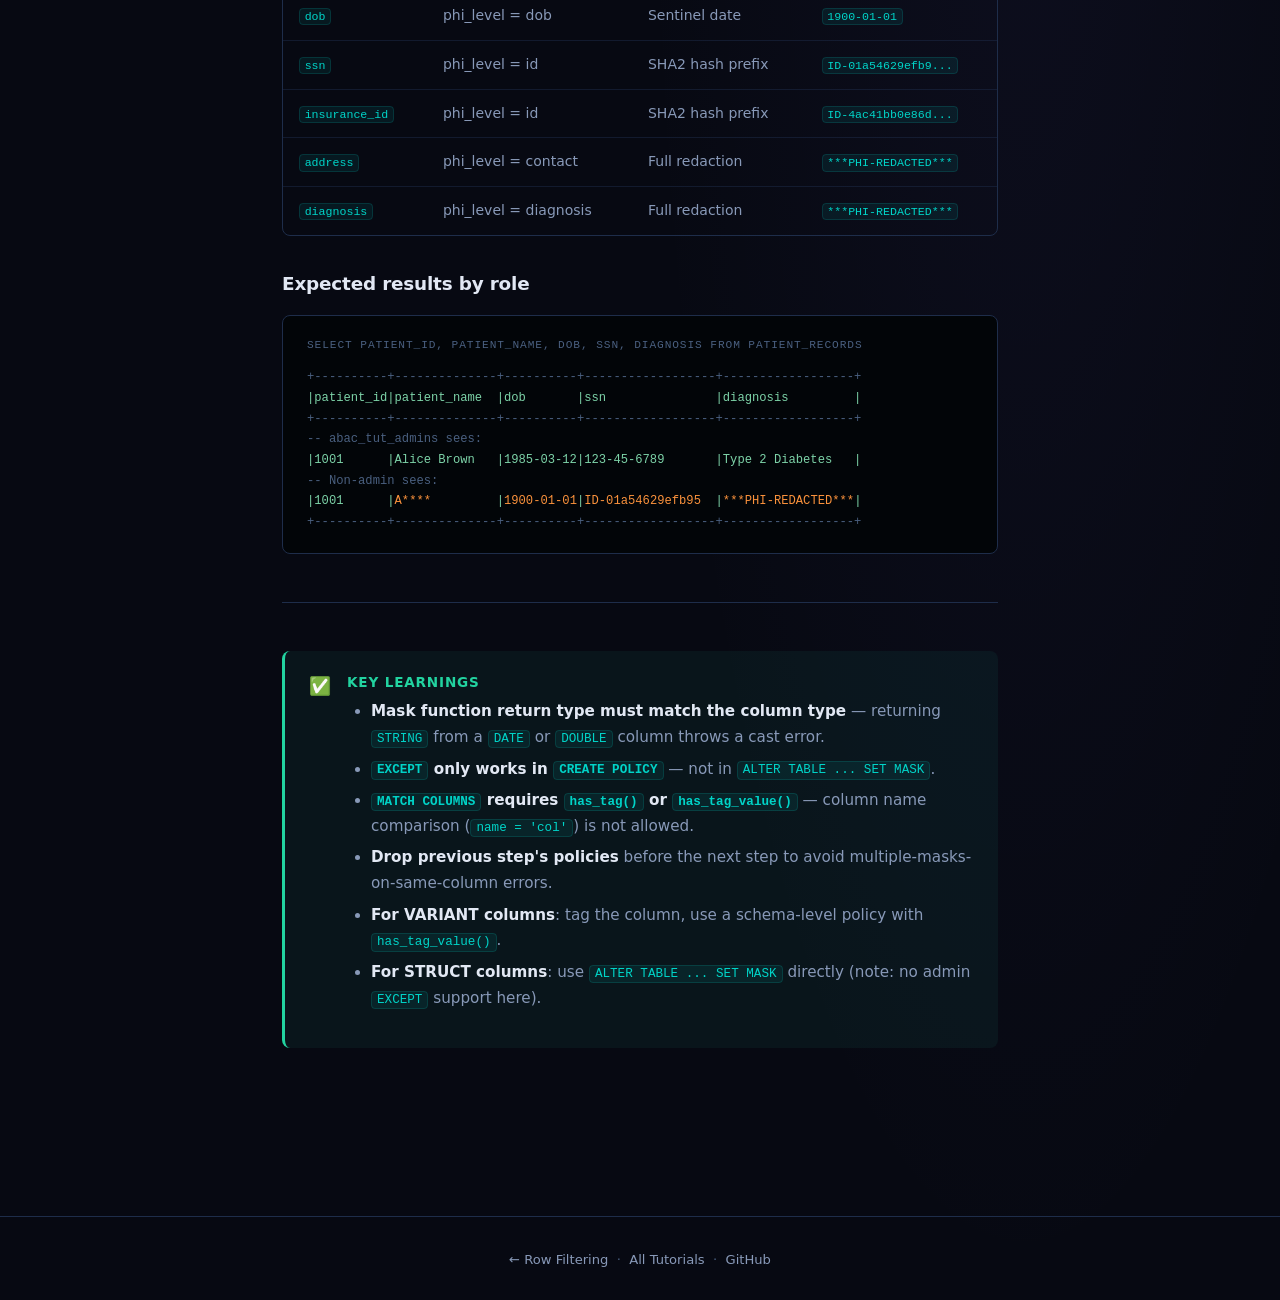
<file: docs/tutorial2.html>
<!DOCTYPE html>
<html lang="en">
<head>
  <meta charset="UTF-8">
  <meta name="viewport" content="width=device-width, initial-scale=1.0">
  <title>Column Masking Strategies with ABAC · Databricks ABAC Tutorials</title>
  <link rel="stylesheet" href="styles.css">
  <style>
    .blog-post { max-width: 780px; margin: 0 auto; padding: 2.5rem 2rem 5rem; }
    .post-header { margin-bottom: 3rem; padding-bottom: 2rem; border-bottom: 1px solid var(--border); }
    .post-label { font-size: 0.7rem; font-weight: 700; letter-spacing: 0.1em; text-transform: uppercase; color: var(--accent3); display: flex; align-items: center; gap: 0.5rem; margin-bottom: 1rem; }
    .post-label::before { content: ''; width: 24px; height: 1px; background: var(--accent3); }
    .post-title { font-size: clamp(1.8rem, 4vw, 2.8rem); font-weight: 700; letter-spacing: -0.03em; line-height: 1.1; color: var(--text); margin-bottom: 1rem; }
    .post-desc { font-size: 1.05rem; color: var(--text-muted); line-height: 1.7; margin-bottom: 1.5rem; }
    .post-meta { display: flex; gap: 1.5rem; align-items: center; flex-wrap: wrap; }
    .post-meta-item { font-size: 0.8rem; color: var(--text-dim); display: flex; align-items: center; gap: 0.4rem; }

    .prose h2 { margin-top: 3rem; margin-bottom: 1rem; padding-top: 1.5rem; border-top: 1px solid var(--border); }
    .prose h2:first-child { margin-top: 0; border-top: none; padding-top: 0; }
    .prose h3 { margin-top: 2rem; margin-bottom: 0.75rem; color: var(--text); }
    .prose p { margin-bottom: 1.1rem; }
    .prose ul, .prose ol { padding-left: 1.5rem; color: var(--text-muted); margin-bottom: 1rem; }
    .prose li { margin-bottom: 0.35rem; font-size: 0.95rem; }

    .output-block {
      background: #020508; border: 1px solid var(--border); border-radius: var(--radius);
      padding: 1.25rem 1.5rem; margin: 1rem 0;
      font-family: var(--font-mono); font-size: 0.76rem; line-height: 1.7;
      color: #7dd3a8; overflow-x: auto;
    }
    .output-block .out-header { color: var(--text-dim); font-size: 0.7rem; text-transform: uppercase; letter-spacing: 0.08em; margin-bottom: 0.75rem; }
    .output-block .out-row { white-space: pre; }
    .output-block .out-sep { color: var(--text-dim); }
    .masked { color: #fb923c; }

    .step-grid { display: flex; flex-direction: column; gap: 0; }
    .step-item { display: grid; grid-template-columns: 48px 1fr; gap: 1.25rem; padding-bottom: 2.5rem; }
    .step-item:last-child { padding-bottom: 0; }
    .step-num-col { display: flex; flex-direction: column; align-items: center; }
    .step-circle {
      width: 38px; height: 38px; border-radius: 50%;
      background: rgba(124,106,247,0.1); border: 2px solid rgba(124,106,247,0.3);
      display: flex; align-items: center; justify-content: center;
      font-family: var(--font-mono); font-size: 0.8rem; font-weight: 700; color: var(--accent3);
      flex-shrink: 0; z-index: 1;
    }
    .step-connector { width: 1px; flex: 1; background: var(--border); margin-top: 0.5rem; }
    .step-item:last-child .step-connector { display: none; }
    .step-content h3 { padding-top: 0.4rem; color: var(--text); margin-bottom: 0.6rem; }

    .comparison-grid { display: grid; grid-template-columns: 1fr 1fr; gap: 1rem; margin: 1.25rem 0; }
    @media (max-width: 540px) { .comparison-grid { grid-template-columns: 1fr; } }
    .comparison-card { background: var(--surface); border: 1px solid var(--border); border-radius: var(--radius); padding: 1rem; }
    .comparison-card h4 { font-size: 0.72rem; margin-bottom: 0.5rem; }
    .comparison-card .val { font-family: var(--font-mono); font-size: 0.82rem; padding: 0.5rem 0.75rem; border-radius: 4px; margin-top: 0.4rem; }
    .comparison-card .val-before { background: rgba(255,255,255,0.04); color: var(--text-muted); }
    .comparison-card .val-after { background: rgba(124,106,247,0.08); color: var(--accent3); }

    .role-table-wrap { overflow-x: auto; margin: 1.5rem 0; }
  </style>
</head>
<body>
  <nav class="nav">
    <div class="nav-inner">
      <a class="nav-back" href="index.html">
        <svg viewBox="0 0 16 16" fill="currentColor"><path d="M9.78 3.97a.75.75 0 010 1.06L7.81 7l1.97 1.97a.75.75 0 11-1.06 1.06L6.22 7.53a.75.75 0 010-1.06l2.5-2.5a.75.75 0 011.06 0z"/></svg>
        All Tutorials
      </a>
      <span class="nav-title">Tutorial 02 · Column Masking</span>
    </div>
  </nav>

  <main>
    <div class="blog-post">
      <header class="post-header">
        <div class="post-label">Tutorial 02 · Column Masking</div>
        <h1 class="post-title">Column Masking Strategies<br>with ABAC</h1>
        <p class="post-desc">
          Master six column masking techniques using Databricks ABAC — from simple PII redaction
          to VARIANT and STRUCT masking, SHA2 pseudonymization, and production-grade PCI-DSS
          and HIPAA PHI masking patterns. All policies are tag-driven and schema-scoped.
        </p>
        <div class="post-meta">
          <span class="post-meta-item"><span>📦</span> Databricks Runtime 16.4+</span>
          <span class="post-meta-item"><span>🏷️</span> Unity Catalog</span>
          <span class="post-meta-item"><span>🔒</span> PCI-DSS · HIPAA</span>
        </div>
      </header>

      <div class="prose">

        <h2>How Column Masking Works</h2>
        <p>
          A column mask policy attaches a <strong>mask function</strong> to columns matching a tag condition.
          When a non-exempt user queries the table, the function is called with the column value and
          its return replaces the real value — transparently, at query time.
        </p>
        <div class="callout danger">
          <span class="callout-icon">🚨</span>
          <div class="callout-body">
            <h4>Critical: Return Type Must Match Column Type</h4>
            <p>The mask function <strong>must return the same data type as the column</strong>.
            A mask on a <code>DATE</code> column must return <code>DATE</code>.
            A mask on a <code>DOUBLE</code> column must return <code>DOUBLE</code>.
            Returning <code>STRING</code> from a <code>DATE</code> column causes a cast error at query time.</p>
          </div>
        </div>
        <div class="callout warning">
          <span class="callout-icon">⚠️</span>
          <div class="callout-body">
            <h4>EXCEPT only works in CREATE POLICY</h4>
            <p><code>ALTER TABLE ... SET MASK function EXCEPT group</code> is <strong>not valid syntax</strong>.
            Use <code>CREATE COLUMN MASK POLICY ... EXCEPT group</code> for admin bypass.</p>
          </div>
        </div>

        <h2>Prerequisites</h2>
        <div class="prereq-grid">
          <div class="prereq-item">
            <h4>Governed Tags</h4>
            <ul>
              <li>abac_tut_pii (ssn, email, name, phone, address)</li>
              <li>abac_tut_sensitivity (internal, confidential)</li>
              <li>pci_data (credit_card, ssn, income)</li>
              <li>phi_level (name, dob, id, contact, diagnosis)</li>
            </ul>
          </div>
          <div class="prereq-item">
            <h4>Account Groups</h4>
            <ul>
              <li>abac_tut_admins</li>
              <li>abac_tut_hr_team</li>
              <li>abac_tut_finance_team</li>
            </ul>
          </div>
        </div>

        <h2>6-Step Core Tutorial</h2>

        <div class="step-grid">

          <div class="step-item">
            <div class="step-num-col">
              <div class="step-circle">1</div>
              <div class="step-connector"></div>
            </div>
            <div class="step-content">
              <h3>Basic String Redaction</h3>
              <p>The simplest mask — replace any PII-tagged column value with a fixed string.
              The policy uses <code>has_tag()</code> to catch all PII columns in one shot.</p>
              <div class="code-wrap">
                <div class="code-header"><span class="code-lang">SQL</span><div class="code-dots"><span></span><span></span><span></span></div></div>
                <div class="code-body"><pre><span class="kw">CREATE OR REPLACE FUNCTION</span> <span class="nn">{catalog}.{schema}.redact</span>(<span class="nn">val</span> <span class="kw">STRING</span>)
<span class="kw">RETURNS STRING</span>
<span class="kw">RETURN</span> <span class="str">'***REDACTED***'</span>

<span class="kw">CREATE OR REPLACE POLICY</span> <span class="nn">redact_pii</span>
<span class="kw">ON SCHEMA</span> <span class="nn">{catalog}.{schema}</span>
<span class="kw">COLUMN MASK</span> <span class="fn">{catalog}.{schema}.redact</span>
<span class="kw">TO</span> <span class="str">`account users`</span>
<span class="kw">EXCEPT</span> abac_tut_admins
<span class="kw">FOR TABLES</span>
<span class="kw">MATCH COLUMNS</span> <span class="fn">has_tag</span>(<span class="str">'abac_tut_pii'</span>) <span class="kw">AS</span> m
<span class="kw">ON COLUMN</span> m</pre></div>
              </div>
              <div class="comparison-grid">
                <div class="comparison-card"><h4>Admin sees</h4><div class="val val-before">alice@example.com</div><div class="val val-before">123-45-6789</div></div>
                <div class="comparison-card"><h4>Non-admin sees</h4><div class="val val-after">***REDACTED***</div><div class="val val-after">***REDACTED***</div></div>
              </div>
            </div>
          </div>

          <div class="step-item">
            <div class="step-num-col">
              <div class="step-circle">2</div>
              <div class="step-connector"></div>
            </div>
            <div class="step-content">
              <h3>Partial Reveal — SSN Last 4</h3>
              <p>Show only the last 4 digits of SSN. Useful when users need to verify identity
              without exposing the full value. Drop <code>redact_pii</code> first to avoid conflict.</p>
              <div class="code-wrap">
                <div class="code-header"><span class="code-lang">SQL</span><div class="code-dots"><span></span><span></span><span></span></div></div>
                <div class="code-body"><pre><span class="kw">CREATE OR REPLACE FUNCTION</span> <span class="nn">{catalog}.{schema}.mask_ssn</span>(<span class="nn">val</span> <span class="kw">STRING</span>)
<span class="kw">RETURNS STRING</span>
<span class="kw">RETURN</span> <span class="fn">CONCAT</span>(<span class="str">'***-**-'</span>, <span class="fn">RIGHT</span>(val, <span class="str">4</span>))</pre></div>
              </div>
              <div class="comparison-grid">
                <div class="comparison-card"><h4>Before</h4><div class="val val-before">123-45-6789</div></div>
                <div class="comparison-card"><h4>After</h4><div class="val val-after">***-**-6789</div></div>
              </div>
            </div>
          </div>

          <div class="step-item">
            <div class="step-num-col">
              <div class="step-circle">3</div>
              <div class="step-connector"></div>
            </div>
            <div class="step-content">
              <h3>SHA2 Pseudonymization</h3>
              <p>SHA2 hashing produces a <strong>consistent masked value</strong> per input — the same email
              always hashes to the same token. This preserves referential integrity for analytics
              while preventing reverse-lookup of real values.</p>
              <div class="code-wrap">
                <div class="code-header"><span class="code-lang">SQL</span><div class="code-dots"><span></span><span></span><span></span></div></div>
                <div class="code-body"><pre><span class="kw">CREATE OR REPLACE FUNCTION</span> <span class="nn">{catalog}.{schema}.pseudonymize</span>(<span class="nn">val</span> <span class="kw">STRING</span>)
<span class="kw">RETURNS STRING</span>
<span class="kw">RETURN</span> <span class="fn">SHA2</span>(val, <span class="str">256</span>)</pre></div>
              </div>
              <div class="comparison-grid">
                <div class="comparison-card"><h4>Before</h4><div class="val val-before">alice@example.com</div></div>
                <div class="comparison-card"><h4>After</h4><div class="val val-after">a948904f2f0f479b...</div></div>
              </div>
            </div>
          </div>

          <div class="step-item">
            <div class="step-num-col">
              <div class="step-circle">4</div>
              <div class="step-connector"></div>
            </div>
            <div class="step-content">
              <h3>VARIANT Column Masking</h3>
              <p>VARIANT columns can't be matched by tag in <code>ALTER TABLE SET MASK</code>.
              The solution: tag the column, then use a schema-level policy with <code>has_tag_value()</code>.</p>
              <div class="code-wrap">
                <div class="code-header"><span class="code-lang">SQL</span><div class="code-dots"><span></span><span></span><span></span></div></div>
                <div class="code-body"><pre><span class="cm">-- 1. Tag the column</span>
<span class="kw">ALTER TABLE</span> <span class="nn">{catalog}.{schema}.employees</span>
  <span class="kw">ALTER COLUMN</span> metadata <span class="kw">SET TAGS</span> (<span class="str">'abac_tut_sensitivity'</span> <span class="op">=</span> <span class="str">'internal'</span>)

<span class="cm">-- 2. Simple mask function — returns STRING VARIANT for any input type</span>
<span class="kw">CREATE OR REPLACE FUNCTION</span> <span class="nn">{catalog}.{schema}.flexible_mask</span>(<span class="nn">val</span> <span class="kw">VARIANT</span>)
<span class="kw">RETURNS VARIANT</span>
<span class="kw">RETURN</span> <span class="fn">parse_json</span>(<span class="str">'"***"'</span>)

<span class="cm">-- 3. Schema policy using the tag</span>
<span class="kw">CREATE OR REPLACE POLICY</span> <span class="nn">flexible_mask_metadata</span>
<span class="kw">ON SCHEMA</span> <span class="nn">{catalog}.{schema}</span>
<span class="kw">COLUMN MASK</span> <span class="fn">{catalog}.{schema}.flexible_mask</span>
<span class="kw">TO</span> <span class="str">`account users`</span>
<span class="kw">EXCEPT</span> abac_tut_admins
<span class="kw">FOR TABLES</span>
<span class="kw">MATCH COLUMNS</span> <span class="fn">has_tag_value</span>(<span class="str">'abac_tut_sensitivity'</span>, <span class="str">'internal'</span>) <span class="kw">AS</span> m
<span class="kw">ON COLUMN</span> m</pre></div>
              </div>
            </div>
          </div>

          <div class="step-item">
            <div class="step-num-col">
              <div class="step-circle">5</div>
              <div class="step-connector"></div>
            </div>
            <div class="step-content">
              <h3>STRUCT Column Masking</h3>
              <p>STRUCT columns can be masked at the field level while preserving the structure.
              Use <code>ALTER TABLE ... SET MASK</code> directly — no tag needed for a single known column.</p>
              <div class="code-wrap">
                <div class="code-header"><span class="code-lang">SQL</span><div class="code-dots"><span></span><span></span><span></span></div></div>
                <div class="code-body"><pre><span class="kw">CREATE OR REPLACE FUNCTION</span> <span class="nn">{catalog}.{schema}.mask_contact_info</span>(
  <span class="nn">val</span> <span class="kw">STRUCT</span>&lt;primary_email:<span class="kw">STRING</span>, secondary_email:<span class="kw">STRING</span>, phone:<span class="kw">STRING</span>&gt;
)
<span class="kw">RETURNS STRUCT</span>&lt;primary_email:<span class="kw">STRING</span>, secondary_email:<span class="kw">STRING</span>, phone:<span class="kw">STRING</span>&gt;
<span class="kw">RETURN</span> <span class="fn">named_struct</span>(
  <span class="str">'primary_email'</span>,   <span class="str">'***REDACTED***'</span>,
  <span class="str">'secondary_email'</span>,  <span class="str">'***REDACTED***'</span>,
  <span class="str">'phone'</span>,            <span class="fn">CONCAT</span>(<span class="str">'***-'</span>, <span class="fn">RIGHT</span>(val.phone, <span class="str">4</span>))
)

<span class="kw">ALTER TABLE</span> <span class="nn">{catalog}.{schema}.employees</span>
  <span class="kw">ALTER COLUMN</span> contact_info <span class="kw">SET MASK</span> <span class="fn">{catalog}.{schema}.mask_contact_info</span></pre></div>
              </div>
            </div>
          </div>

          <div class="step-item">
            <div class="step-num-col">
              <div class="step-circle">6</div>
              <div class="step-connector"></div>
            </div>
            <div class="step-content">
              <h3>Combining Multiple Policies</h3>
              <p>Different mask strategies for different PII types — all active simultaneously.
              Each policy targets a specific tag value, so they apply to different columns with no conflict.</p>
              <div class="code-wrap">
                <div class="code-header"><span class="code-lang">SQL</span><div class="code-dots"><span></span><span></span><span></span></div></div>
                <div class="code-body"><pre><span class="cm">-- SSN: last-4 reveal  (abac_tut_pii = 'ssn')</span>
<span class="cm">-- Email: SHA2 hash    (abac_tut_pii = 'email')</span>
<span class="cm">-- Name/phone/address: full redact (OR condition)</span>
<span class="kw">CREATE OR REPLACE POLICY</span> <span class="nn">redact_other_pii</span>
<span class="kw">ON SCHEMA</span> <span class="nn">{catalog}.{schema}</span>
<span class="kw">COLUMN MASK</span> <span class="fn">{catalog}.{schema}.redact</span>
<span class="kw">TO</span> <span class="str">`account users`</span>
<span class="kw">EXCEPT</span> abac_tut_admins
<span class="kw">FOR TABLES</span>
<span class="kw">MATCH COLUMNS</span> (<span class="fn">has_tag_value</span>(<span class="str">'abac_tut_pii'</span>, <span class="str">'name'</span>)
  <span class="op">OR</span> <span class="fn">has_tag_value</span>(<span class="str">'abac_tut_pii'</span>, <span class="str">'phone'</span>)
  <span class="op">OR</span> <span class="fn">has_tag_value</span>(<span class="str">'abac_tut_pii'</span>, <span class="str">'address'</span>)) <span class="kw">AS</span> m
<span class="kw">ON COLUMN</span> m</pre></div>
              </div>
            </div>
          </div>

        </div><!-- end step-grid -->

        <hr class="divider">

        <div class="industry-header">
          <span class="industry-icon">💳</span>
          <div>
            <h2 style="border:none;padding:0;margin:0;">Financial Services — PCI-DSS</h2>
            <p>Payment Card Industry Data Security Standard compliant column masking</p>
          </div>
        </div>

        <p>The PCI-DSS section creates a <code>credit_accounts</code> table with sensitive financial columns
        tagged using the <code>pci_data</code> governed tag.</p>

        <h3>Credit card tokenization</h3>
        <div class="code-wrap">
          <div class="code-header"><span class="code-lang">SQL</span><div class="code-dots"><span></span><span></span><span></span></div></div>
          <div class="code-body"><pre><span class="kw">CREATE OR REPLACE FUNCTION</span> <span class="nn">{catalog}.{schema}.mask_credit_card</span>(<span class="nn">val</span> <span class="kw">STRING</span>)
<span class="kw">RETURNS STRING</span>
<span class="kw">RETURN</span> <span class="fn">CONCAT</span>(<span class="str">'****-****-****-'</span>, <span class="fn">RIGHT</span>(val, <span class="str">4</span>))</pre></div>
        </div>

        <h3>Expected output (non-admin user)</h3>
        <div class="output-block">
          <div class="out-header">SELECT account_id, customer_name, credit_card_number, ssn, income FROM credit_accounts</div>
<div class="out-row out-sep">+----------+----------------+----------------------+-----------+--------+</div>
<div class="out-row">|account_id|customer_name   |credit_card_number    |ssn        |income  |</div>
<div class="out-row out-sep">+----------+----------------+----------------------+-----------+--------+</div>
<div class="out-row">|1001      |<span class="masked">***REDACTED***</span>  |<span class="masked">****-****-****-9010</span>  |<span class="masked">XXX-XX-6789</span>|<span class="masked">0.0</span>     |</div>
<div class="out-row">|1002      |<span class="masked">***REDACTED***</span>  |<span class="masked">****-****-****-4532</span>  |<span class="masked">XXX-XX-4321</span>|<span class="masked">0.0</span>     |</div>
<div class="out-row out-sep">+----------+----------------+----------------------+-----------+--------+</div>
        </div>

        <hr class="divider">

        <div class="industry-header">
          <span class="industry-icon">🏥</span>
          <div>
            <h2 style="border:none;padding:0;margin:0;">Healthcare — HIPAA PHI</h2>
            <p>45 CFR § 164.514(b) Safe Harbor de-identification for patient records</p>
          </div>
        </div>

        <p>HIPAA's Safe Harbor method requires removing 18 categories of PHI.
        The <code>patient_records</code> table is tagged with <code>phi_level</code> values, and four policies
        apply different masking strategies per PHI category.</p>

        <div class="table-wrap">
          <table>
            <thead><tr><th>Column</th><th>Tag</th><th>Mask Applied</th><th>Example Output</th></tr></thead>
            <tbody>
              <tr><td><code>patient_name</code></td><td>phi_level = name</td><td>First initial + ****</td><td><code>A****</code></td></tr>
              <tr><td><code>dob</code></td><td>phi_level = dob</td><td>Sentinel date</td><td><code>1900-01-01</code></td></tr>
              <tr><td><code>ssn</code></td><td>phi_level = id</td><td>SHA2 hash prefix</td><td><code>ID-01a54629efb9...</code></td></tr>
              <tr><td><code>insurance_id</code></td><td>phi_level = id</td><td>SHA2 hash prefix</td><td><code>ID-4ac41bb0e86d...</code></td></tr>
              <tr><td><code>address</code></td><td>phi_level = contact</td><td>Full redaction</td><td><code>***PHI-REDACTED***</code></td></tr>
              <tr><td><code>diagnosis</code></td><td>phi_level = diagnosis</td><td>Full redaction</td><td><code>***PHI-REDACTED***</code></td></tr>
            </tbody>
          </table>
        </div>

        <h3>Expected results by role</h3>
        <div class="output-block">
          <div class="out-header">SELECT patient_id, patient_name, dob, ssn, diagnosis FROM patient_records</div>
<div class="out-row out-sep">+----------+--------------+----------+------------------+------------------+</div>
<div class="out-row">|patient_id|patient_name  |dob       |ssn               |diagnosis         |</div>
<div class="out-row out-sep">+----------+--------------+----------+------------------+------------------+</div>
<div class="out-row"><span style="color:var(--text-dim)">-- abac_tut_admins sees:</span></div>
<div class="out-row">|1001      |Alice Brown   |1985-03-12|123-45-6789       |Type 2 Diabetes   |</div>
<div class="out-row"><span style="color:var(--text-dim)">-- Non-admin sees:</span></div>
<div class="out-row">|1001      |<span class="masked">A****</span>         |<span class="masked">1900-01-01</span>|<span class="masked">ID-01a54629efb95</span>  |<span class="masked">***PHI-REDACTED***</span>|</div>
<div class="out-row out-sep">+----------+--------------+----------+------------------+------------------+</div>
        </div>

        <hr class="divider">

        <div class="callout success">
          <span class="callout-icon">✅</span>
          <div class="callout-body">
            <h4>Key Learnings</h4>
            <ul>
              <li><strong>Mask function return type must match the column type</strong> — returning <code>STRING</code> from a <code>DATE</code> or <code>DOUBLE</code> column throws a cast error.</li>
              <li><strong><code>EXCEPT</code> only works in <code>CREATE POLICY</code></strong> — not in <code>ALTER TABLE ... SET MASK</code>.</li>
              <li><strong><code>MATCH COLUMNS</code> requires <code>has_tag()</code> or <code>has_tag_value()</code></strong> — column name comparison (<code>name = 'col'</code>) is not allowed.</li>
              <li><strong>Drop previous step's policies</strong> before the next step to avoid multiple-masks-on-same-column errors.</li>
              <li><strong>For VARIANT columns</strong>: tag the column, use a schema-level policy with <code>has_tag_value()</code>.</li>
              <li><strong>For STRUCT columns</strong>: use <code>ALTER TABLE ... SET MASK</code> directly (note: no admin <code>EXCEPT</code> support here).</li>
            </ul>
          </div>
        </div>

      </div>
    </div>
  </main>

  <footer>
    <div class="container">
      <p><a href="tutorial1.html">← Row Filtering</a> &nbsp;·&nbsp; <a href="index.html">All Tutorials</a> &nbsp;·&nbsp; <a href="https://github.com/AbhiDatabricks/DatabricksABACExamples" target="_blank">GitHub</a></p>
    </div>
  </footer>
</body>
</html>
</file>
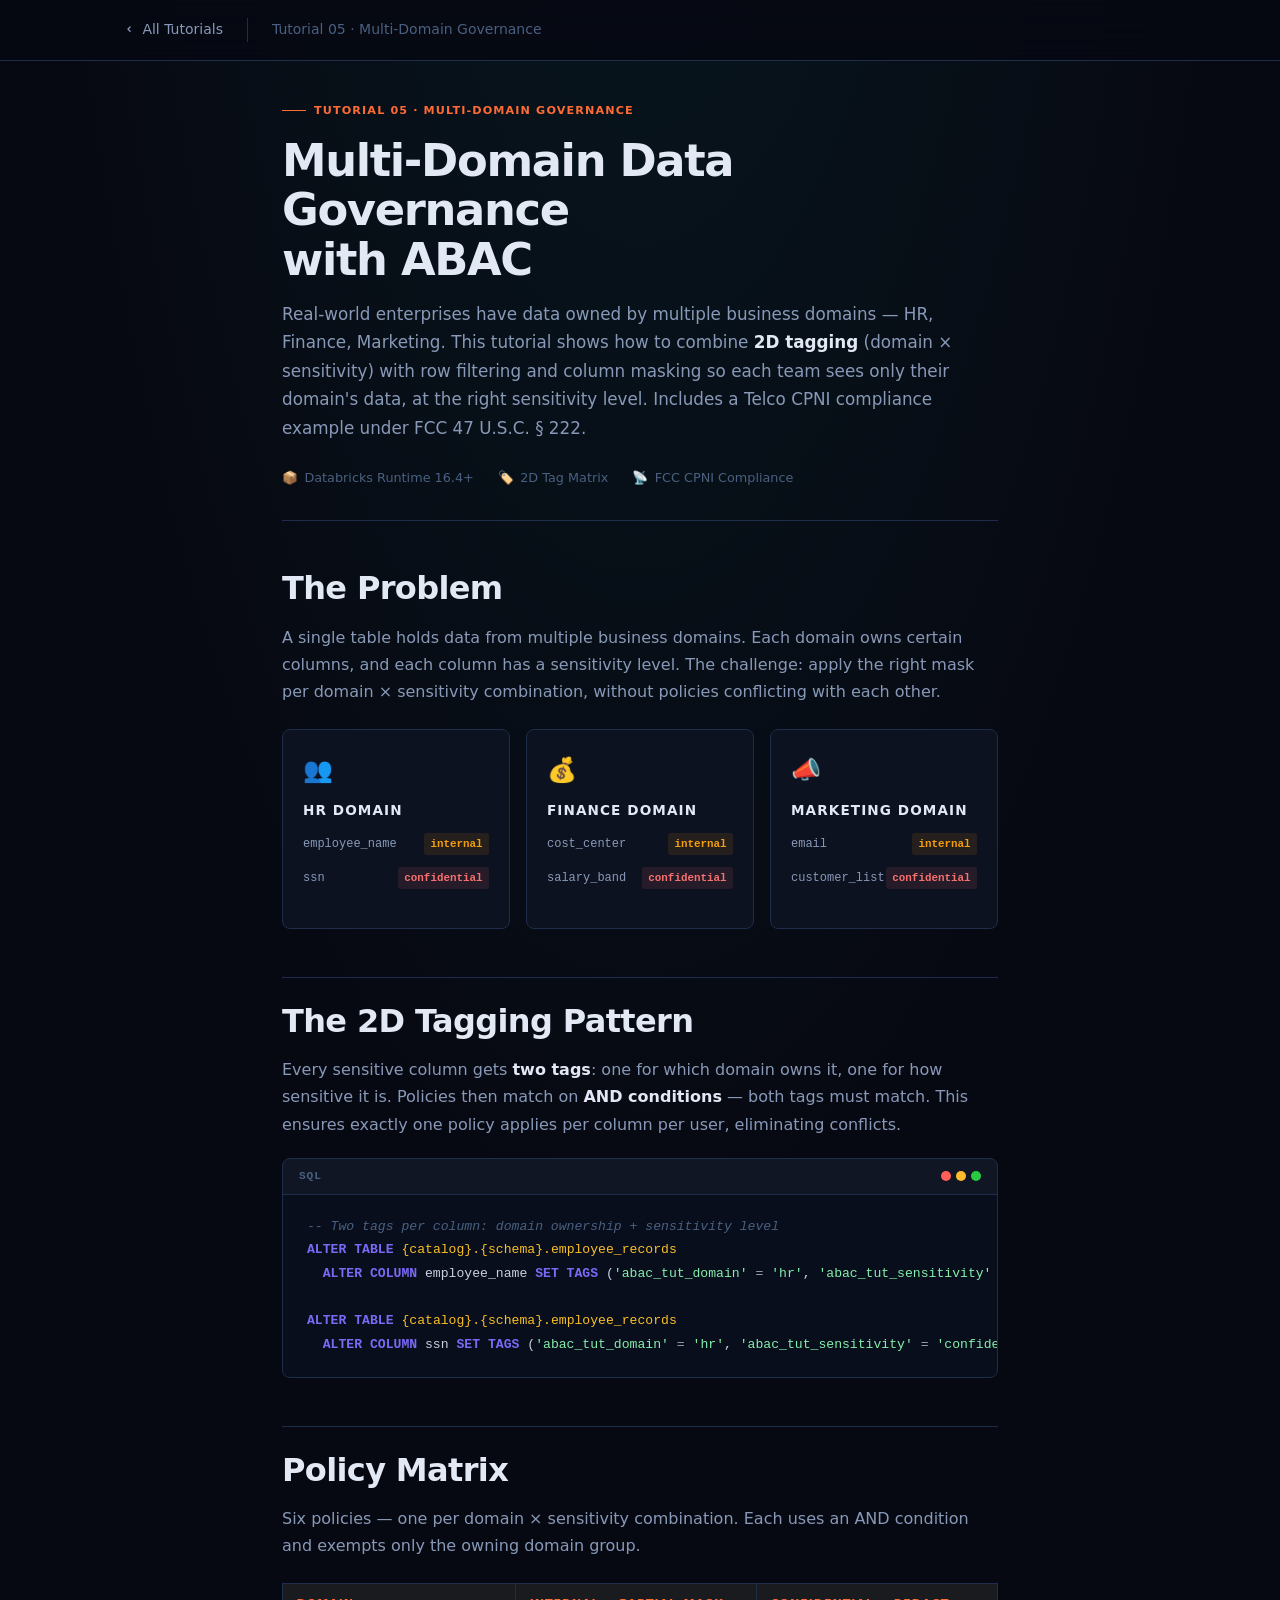
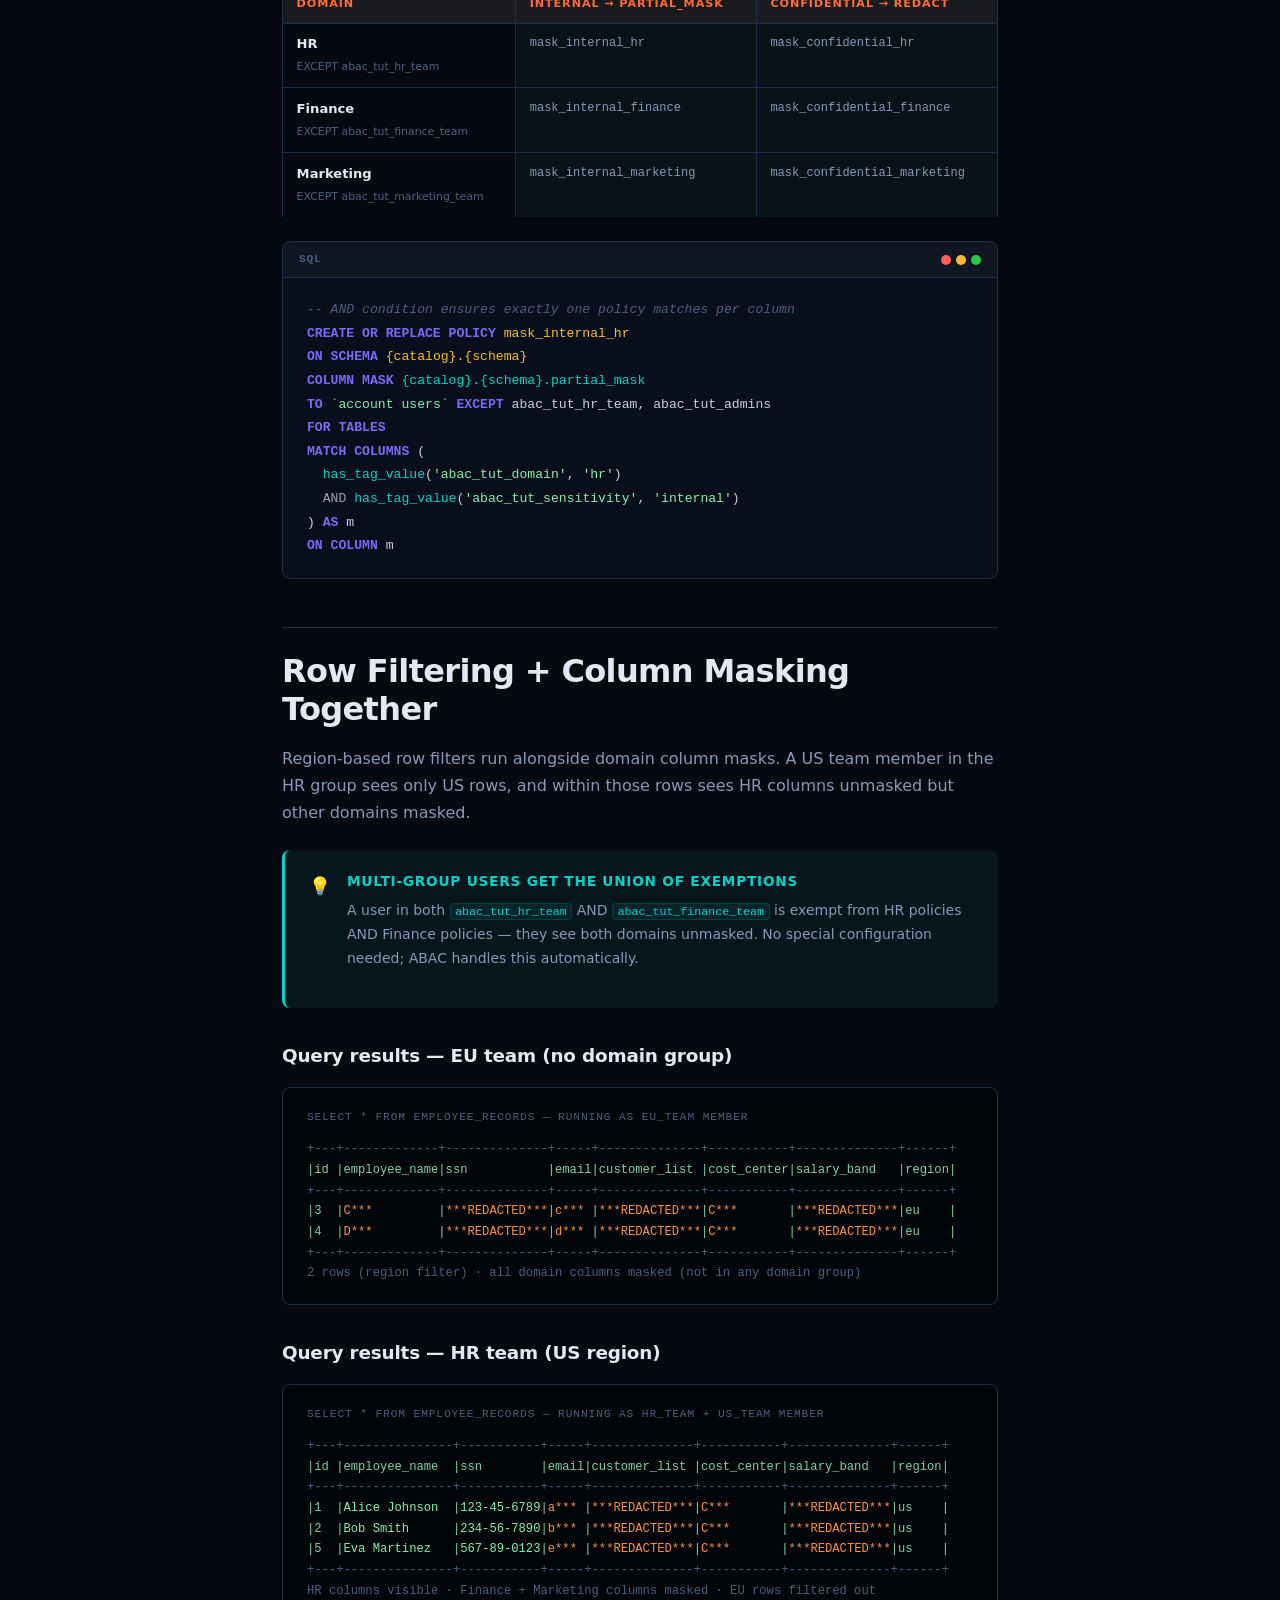
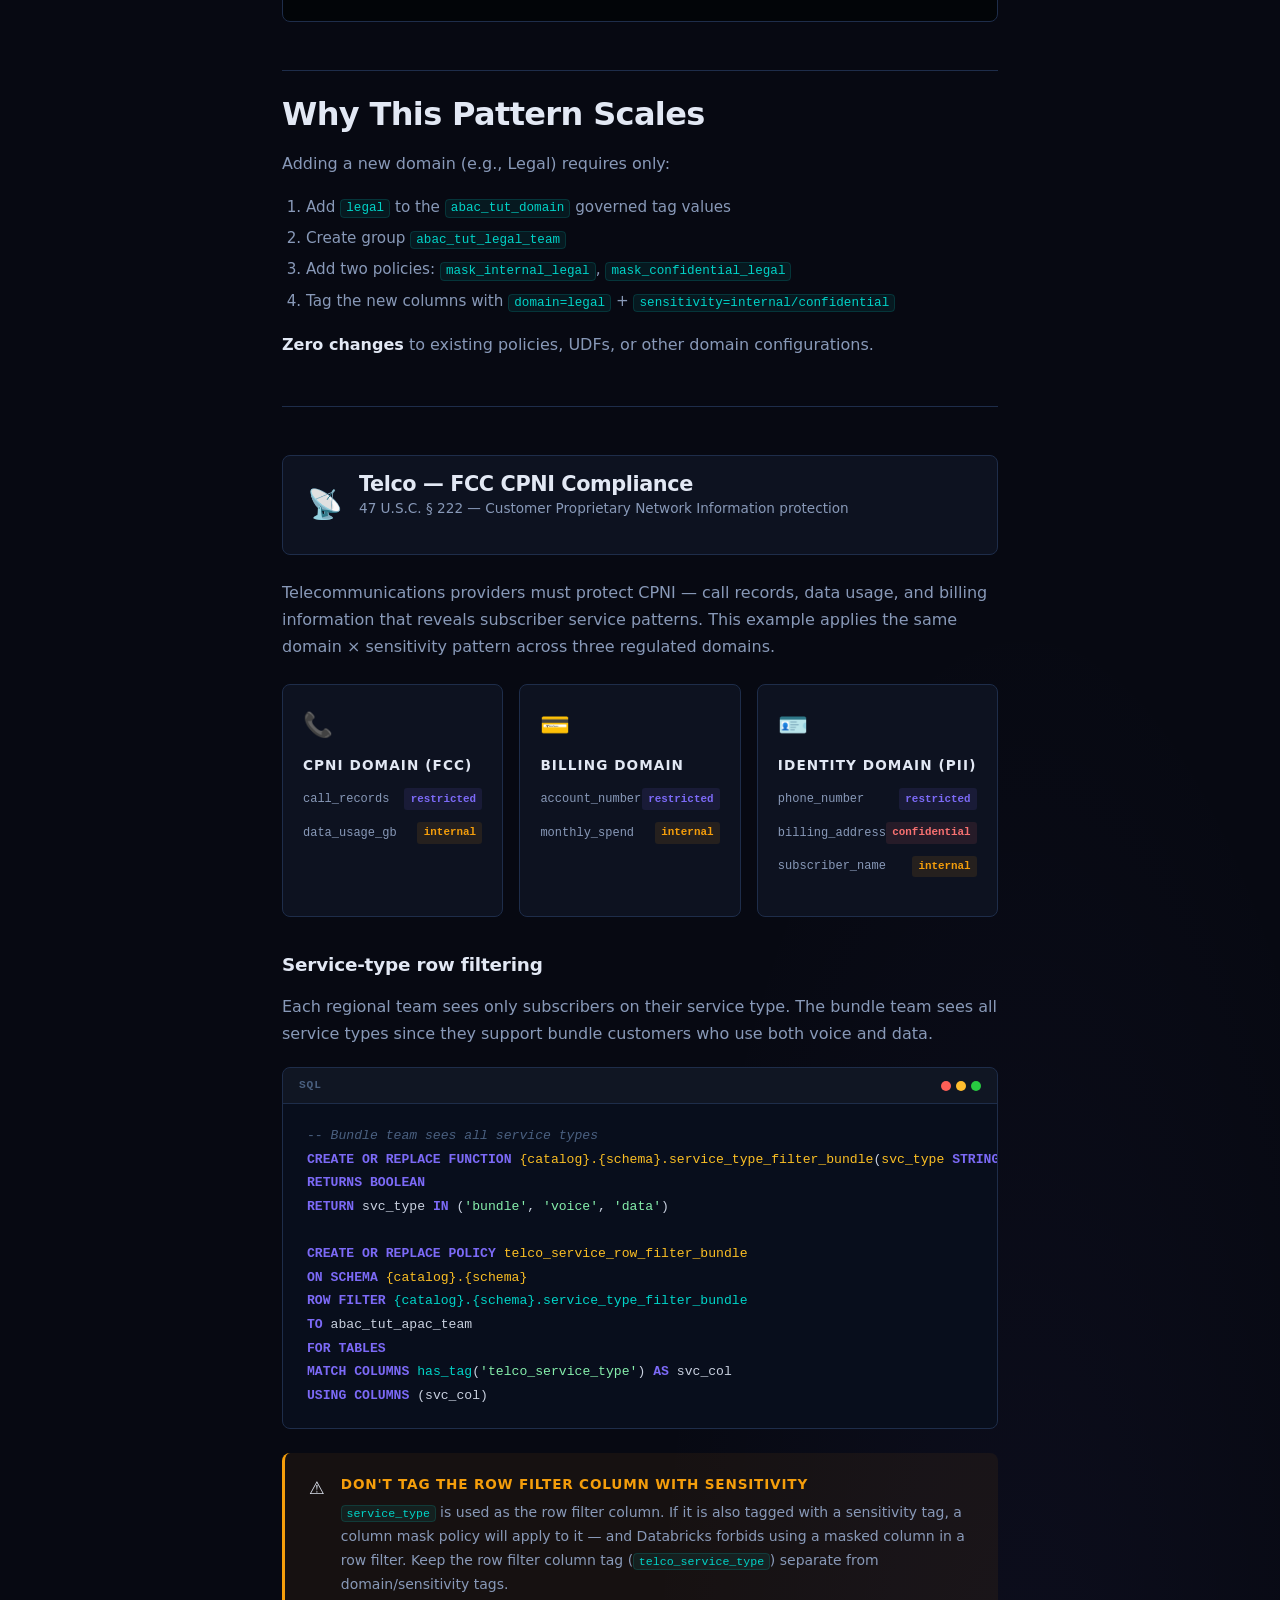
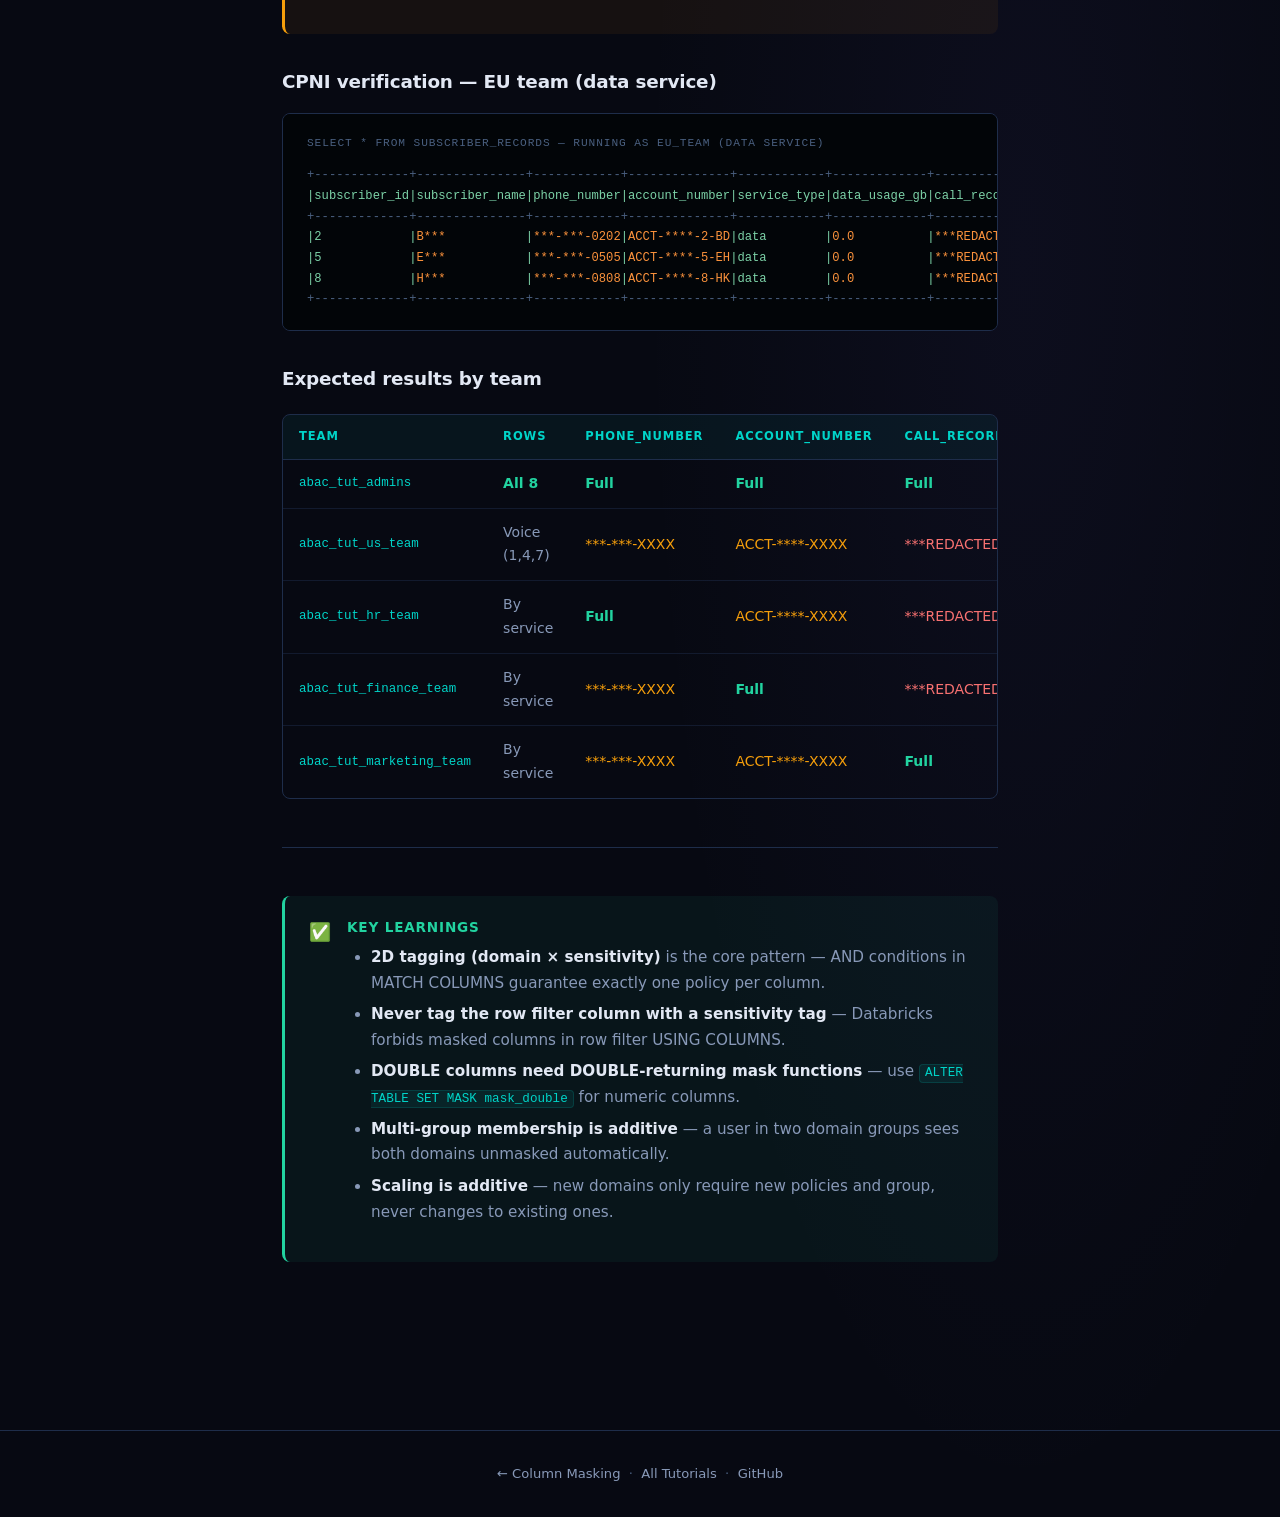
<file: docs/tutorial3.html>
<!DOCTYPE html>
<html lang="en">
<head>
  <meta charset="UTF-8">
  <meta name="viewport" content="width=device-width, initial-scale=1.0">
  <title>Multi-Domain Data Governance with ABAC · Databricks ABAC Tutorials</title>
  <link rel="stylesheet" href="styles.css">
  <style>
    .blog-post { max-width: 780px; margin: 0 auto; padding: 2.5rem 2rem 5rem; }
    .post-header { margin-bottom: 3rem; padding-bottom: 2rem; border-bottom: 1px solid var(--border); }
    .post-label { font-size: 0.7rem; font-weight: 700; letter-spacing: 0.1em; text-transform: uppercase; color: var(--accent2); display: flex; align-items: center; gap: 0.5rem; margin-bottom: 1rem; }
    .post-label::before { content: ''; width: 24px; height: 1px; background: var(--accent2); }
    .post-title { font-size: clamp(1.8rem, 4vw, 2.8rem); font-weight: 700; letter-spacing: -0.03em; line-height: 1.1; color: var(--text); margin-bottom: 1rem; }
    .post-desc { font-size: 1.05rem; color: var(--text-muted); line-height: 1.7; margin-bottom: 1.5rem; }
    .post-meta { display: flex; gap: 1.5rem; align-items: center; flex-wrap: wrap; }
    .post-meta-item { font-size: 0.8rem; color: var(--text-dim); display: flex; align-items: center; gap: 0.4rem; }
    .prose h2 { margin-top: 3rem; margin-bottom: 1rem; padding-top: 1.5rem; border-top: 1px solid var(--border); }
    .prose h2:first-child { margin-top: 0; border-top: none; padding-top: 0; }
    .prose h3 { margin-top: 2rem; margin-bottom: 0.75rem; color: var(--text); }
    .prose p { margin-bottom: 1.1rem; }
    .prose ul, .prose ol { padding-left: 1.5rem; color: var(--text-muted); margin-bottom: 1rem; }
    .prose li { margin-bottom: 0.35rem; font-size: 0.95rem; }

    .output-block {
      background: #020508; border: 1px solid var(--border); border-radius: var(--radius);
      padding: 1.25rem 1.5rem; margin: 1rem 0;
      font-family: var(--font-mono); font-size: 0.76rem; line-height: 1.7;
      color: #7dd3a8; overflow-x: auto;
    }
    .output-block .out-header { color: var(--text-dim); font-size: 0.7rem; text-transform: uppercase; letter-spacing: 0.08em; margin-bottom: 0.75rem; }
    .out-row { white-space: pre; }
    .out-sep { color: var(--text-dim); }
    .masked { color: #fb923c; }
    .visible { color: #86efac; }

    .matrix-wrap { overflow-x: auto; margin: 1.5rem 0; }
    .matrix { width: 100%; border-collapse: collapse; font-size: 0.82rem; }
    .matrix th { background: rgba(255,107,53,0.08); color: var(--accent2); font-size: 0.7rem; text-transform: uppercase; letter-spacing: 0.08em; padding: 0.6rem 0.85rem; border: 1px solid var(--border); font-weight: 700; }
    .matrix td { padding: 0.6rem 0.85rem; border: 1px solid var(--border); color: var(--text-muted); vertical-align: top; }
    .matrix td code { font-size: 0.75rem; }
    .cell-partial { background: rgba(245,158,11,0.06); color: var(--warning); font-family: var(--font-mono); font-size: 0.75rem; }
    .cell-redact { background: rgba(248,113,113,0.06); color: var(--danger); font-family: var(--font-mono); font-size: 0.75rem; }
    .cell-visible { background: rgba(34,211,160,0.06); color: var(--success); font-family: var(--font-mono); font-size: 0.75rem; }
    .cell-policy { background: rgba(0,212,200,0.04); font-family: var(--font-mono); font-size: 0.75rem; color: var(--accent); }

    .domain-grid { display: grid; grid-template-columns: repeat(3, 1fr); gap: 1rem; margin: 1.5rem 0; }
    @media (max-width: 600px) { .domain-grid { grid-template-columns: 1fr; } }
    .domain-card { background: var(--surface); border: 1px solid var(--border); border-radius: var(--radius); padding: 1.25rem; }
    .domain-card .domain-icon { font-size: 1.5rem; margin-bottom: 0.5rem; }
    .domain-card h4 { font-size: 0.85rem; color: var(--text); margin-bottom: 0.5rem; }
    .domain-card .col-list { list-style: none; padding: 0; }
    .domain-card .col-list li { font-family: var(--font-mono); font-size: 0.75rem; padding: 0.2rem 0; display: flex; justify-content: space-between; align-items: center; }
    .badge-internal { background: rgba(245,158,11,0.1); color: var(--warning); border-radius: 3px; padding: 0.1rem 0.4rem; font-size: 0.68rem; font-weight: 700; }
    .badge-confidential { background: rgba(248,113,113,0.1); color: var(--danger); border-radius: 3px; padding: 0.1rem 0.4rem; font-size: 0.68rem; font-weight: 700; }
    .badge-restricted { background: rgba(124,106,247,0.1); color: var(--accent3); border-radius: 3px; padding: 0.1rem 0.4rem; font-size: 0.68rem; font-weight: 700; }
  </style>
</head>
<body>
  <nav class="nav">
    <div class="nav-inner">
      <a class="nav-back" href="index.html">
        <svg viewBox="0 0 16 16" fill="currentColor"><path d="M9.78 3.97a.75.75 0 010 1.06L7.81 7l1.97 1.97a.75.75 0 11-1.06 1.06L6.22 7.53a.75.75 0 010-1.06l2.5-2.5a.75.75 0 011.06 0z"/></svg>
        All Tutorials
      </a>
      <span class="nav-title">Tutorial 05 · Multi-Domain Governance</span>
    </div>
  </nav>

  <main>
    <div class="blog-post">
      <header class="post-header">
        <div class="post-label">Tutorial 05 · Multi-Domain Governance</div>
        <h1 class="post-title">Multi-Domain Data Governance<br>with ABAC</h1>
        <p class="post-desc">
          Real-world enterprises have data owned by multiple business domains — HR, Finance, Marketing.
          This tutorial shows how to combine <strong>2D tagging</strong> (domain × sensitivity) with
          row filtering and column masking so each team sees only their domain's data, at the right sensitivity level.
          Includes a Telco CPNI compliance example under FCC 47 U.S.C. § 222.
        </p>
        <div class="post-meta">
          <span class="post-meta-item"><span>📦</span> Databricks Runtime 16.4+</span>
          <span class="post-meta-item"><span>🏷️</span> 2D Tag Matrix</span>
          <span class="post-meta-item"><span>📡</span> FCC CPNI Compliance</span>
        </div>
      </header>

      <div class="prose">

        <h2>The Problem</h2>
        <p>A single table holds data from multiple business domains. Each domain owns certain columns,
        and each column has a sensitivity level. The challenge: apply the right mask per domain × sensitivity
        combination, without policies conflicting with each other.</p>

        <div class="domain-grid">
          <div class="domain-card">
            <div class="domain-icon">👥</div>
            <h4>HR Domain</h4>
            <ul class="col-list">
              <li>employee_name <span class="badge-internal">internal</span></li>
              <li>ssn <span class="badge-confidential">confidential</span></li>
            </ul>
          </div>
          <div class="domain-card">
            <div class="domain-icon">💰</div>
            <h4>Finance Domain</h4>
            <ul class="col-list">
              <li>cost_center <span class="badge-internal">internal</span></li>
              <li>salary_band <span class="badge-confidential">confidential</span></li>
            </ul>
          </div>
          <div class="domain-card">
            <div class="domain-icon">📣</div>
            <h4>Marketing Domain</h4>
            <ul class="col-list">
              <li>email <span class="badge-internal">internal</span></li>
              <li>customer_list <span class="badge-confidential">confidential</span></li>
            </ul>
          </div>
        </div>

        <h2>The 2D Tagging Pattern</h2>
        <p>Every sensitive column gets <strong>two tags</strong>: one for which domain owns it,
        one for how sensitive it is. Policies then match on <strong>AND conditions</strong> — both tags must match.
        This ensures exactly one policy applies per column per user, eliminating conflicts.</p>

        <div class="code-wrap">
          <div class="code-header"><span class="code-lang">SQL</span><div class="code-dots"><span></span><span></span><span></span></div></div>
          <div class="code-body"><pre><span class="cm">-- Two tags per column: domain ownership + sensitivity level</span>
<span class="kw">ALTER TABLE</span> <span class="nn">{catalog}.{schema}.employee_records</span>
  <span class="kw">ALTER COLUMN</span> employee_name <span class="kw">SET TAGS</span> (<span class="str">'abac_tut_domain'</span> <span class="op">=</span> <span class="str">'hr'</span>, <span class="str">'abac_tut_sensitivity'</span> <span class="op">=</span> <span class="str">'internal'</span>)

<span class="kw">ALTER TABLE</span> <span class="nn">{catalog}.{schema}.employee_records</span>
  <span class="kw">ALTER COLUMN</span> ssn <span class="kw">SET TAGS</span> (<span class="str">'abac_tut_domain'</span> <span class="op">=</span> <span class="str">'hr'</span>, <span class="str">'abac_tut_sensitivity'</span> <span class="op">=</span> <span class="str">'confidential'</span>)</pre></div>
        </div>

        <h2>Policy Matrix</h2>
        <p>Six policies — one per domain × sensitivity combination. Each uses an AND condition and
        exempts only the owning domain group.</p>

        <div class="matrix-wrap">
          <table class="matrix">
            <thead>
              <tr>
                <th>Domain</th>
                <th>internal → partial_mask</th>
                <th>confidential → redact</th>
              </tr>
            </thead>
            <tbody>
              <tr>
                <td><strong>HR</strong><br><small style="color:var(--text-dim)">EXCEPT abac_tut_hr_team</small></td>
                <td class="cell-policy">mask_internal_hr</td>
                <td class="cell-policy">mask_confidential_hr</td>
              </tr>
              <tr>
                <td><strong>Finance</strong><br><small style="color:var(--text-dim)">EXCEPT abac_tut_finance_team</small></td>
                <td class="cell-policy">mask_internal_finance</td>
                <td class="cell-policy">mask_confidential_finance</td>
              </tr>
              <tr>
                <td><strong>Marketing</strong><br><small style="color:var(--text-dim)">EXCEPT abac_tut_marketing_team</small></td>
                <td class="cell-policy">mask_internal_marketing</td>
                <td class="cell-policy">mask_confidential_marketing</td>
              </tr>
            </tbody>
          </table>
        </div>

        <div class="code-wrap">
          <div class="code-header"><span class="code-lang">SQL</span><div class="code-dots"><span></span><span></span><span></span></div></div>
          <div class="code-body"><pre><span class="cm">-- AND condition ensures exactly one policy matches per column</span>
<span class="kw">CREATE OR REPLACE POLICY</span> <span class="nn">mask_internal_hr</span>
<span class="kw">ON SCHEMA</span> <span class="nn">{catalog}.{schema}</span>
<span class="kw">COLUMN MASK</span> <span class="fn">{catalog}.{schema}.partial_mask</span>
<span class="kw">TO</span> <span class="str">`account users`</span> <span class="kw">EXCEPT</span> abac_tut_hr_team, abac_tut_admins
<span class="kw">FOR TABLES</span>
<span class="kw">MATCH COLUMNS</span> (
  <span class="fn">has_tag_value</span>(<span class="str">'abac_tut_domain'</span>, <span class="str">'hr'</span>)
  <span class="op">AND</span> <span class="fn">has_tag_value</span>(<span class="str">'abac_tut_sensitivity'</span>, <span class="str">'internal'</span>)
) <span class="kw">AS</span> m
<span class="kw">ON COLUMN</span> m</pre></div>
        </div>

        <h2>Row Filtering + Column Masking Together</h2>
        <p>Region-based row filters run alongside domain column masks. A US team member in the HR group
        sees only US rows, and within those rows sees HR columns unmasked but other domains masked.</p>

        <div class="callout info">
          <span class="callout-icon">💡</span>
          <div class="callout-body">
            <h4>Multi-Group Users Get the Union of Exemptions</h4>
            <p>A user in both <code>abac_tut_hr_team</code> AND <code>abac_tut_finance_team</code>
            is exempt from HR policies AND Finance policies — they see both domains unmasked.
            No special configuration needed; ABAC handles this automatically.</p>
          </div>
        </div>

        <h3>Query results — EU team (no domain group)</h3>
        <div class="output-block">
          <div class="out-header">SELECT * FROM employee_records — running as eu_team member</div>
<div class="out-row out-sep">+---+-------------+--------------+-----+--------------+-----------+--------------+------+</div>
<div class="out-row">|id |employee_name|ssn           |email|customer_list |cost_center|salary_band   |region|</div>
<div class="out-row out-sep">+---+-------------+--------------+-----+--------------+-----------+--------------+------+</div>
<div class="out-row">|3  |<span class="masked">C***</span>         |<span class="masked">***REDACTED***</span>|<span class="masked">c***</span> |<span class="masked">***REDACTED***</span>|<span class="masked">C***</span>       |<span class="masked">***REDACTED***</span>|eu    |</div>
<div class="out-row">|4  |<span class="masked">D***</span>         |<span class="masked">***REDACTED***</span>|<span class="masked">d***</span> |<span class="masked">***REDACTED***</span>|<span class="masked">C***</span>       |<span class="masked">***REDACTED***</span>|eu    |</div>
<div class="out-row out-sep">+---+-------------+--------------+-----+--------------+-----------+--------------+------+</div>
<div class="out-row" style="color:var(--text-dim)">2 rows (region filter) · all domain columns masked (not in any domain group)</div>
        </div>

        <h3>Query results — HR team (US region)</h3>
        <div class="output-block">
          <div class="out-header">SELECT * FROM employee_records — running as hr_team + us_team member</div>
<div class="out-row out-sep">+---+---------------+-----------+-----+--------------+-----------+--------------+------+</div>
<div class="out-row">|id |employee_name  |ssn        |email|customer_list |cost_center|salary_band   |region|</div>
<div class="out-row out-sep">+---+---------------+-----------+-----+--------------+-----------+--------------+------+</div>
<div class="out-row">|1  |<span class="visible">Alice Johnson</span>  |<span class="visible">123-45-6789</span>|<span class="masked">a***</span> |<span class="masked">***REDACTED***</span>|<span class="masked">C***</span>       |<span class="masked">***REDACTED***</span>|us    |</div>
<div class="out-row">|2  |<span class="visible">Bob Smith</span>      |<span class="visible">234-56-7890</span>|<span class="masked">b***</span> |<span class="masked">***REDACTED***</span>|<span class="masked">C***</span>       |<span class="masked">***REDACTED***</span>|us    |</div>
<div class="out-row">|5  |<span class="visible">Eva Martinez</span>   |<span class="visible">567-89-0123</span>|<span class="masked">e***</span> |<span class="masked">***REDACTED***</span>|<span class="masked">C***</span>       |<span class="masked">***REDACTED***</span>|us    |</div>
<div class="out-row out-sep">+---+---------------+-----------+-----+--------------+-----------+--------------+------+</div>
<div class="out-row" style="color:var(--text-dim)">HR columns visible · Finance + Marketing columns masked · EU rows filtered out</div>
        </div>

        <h2>Why This Pattern Scales</h2>
        <p>Adding a new domain (e.g., Legal) requires only:</p>
        <ol style="color:var(--text-muted);padding-left:1.5rem;">
          <li>Add <code>legal</code> to the <code>abac_tut_domain</code> governed tag values</li>
          <li>Create group <code>abac_tut_legal_team</code></li>
          <li>Add two policies: <code>mask_internal_legal</code>, <code>mask_confidential_legal</code></li>
          <li>Tag the new columns with <code>domain=legal</code> + <code>sensitivity=internal/confidential</code></li>
        </ol>
        <p><strong>Zero changes</strong> to existing policies, UDFs, or other domain configurations.</p>

        <hr class="divider">

        <div class="industry-header">
          <span class="industry-icon">📡</span>
          <div>
            <h2 style="border:none;padding:0;margin:0;">Telco — FCC CPNI Compliance</h2>
            <p>47 U.S.C. § 222 — Customer Proprietary Network Information protection</p>
          </div>
        </div>

        <p>Telecommunications providers must protect CPNI — call records, data usage, and billing
        information that reveals subscriber service patterns. This example applies the same
        domain × sensitivity pattern across three regulated domains.</p>

        <div class="domain-grid">
          <div class="domain-card">
            <div class="domain-icon">📞</div>
            <h4>CPNI Domain (FCC)</h4>
            <ul class="col-list">
              <li>call_records <span class="badge-restricted">restricted</span></li>
              <li>data_usage_gb <span class="badge-internal">internal</span></li>
            </ul>
          </div>
          <div class="domain-card">
            <div class="domain-icon">💳</div>
            <h4>Billing Domain</h4>
            <ul class="col-list">
              <li>account_number <span class="badge-restricted">restricted</span></li>
              <li>monthly_spend <span class="badge-internal">internal</span></li>
            </ul>
          </div>
          <div class="domain-card">
            <div class="domain-icon">🪪</div>
            <h4>Identity Domain (PII)</h4>
            <ul class="col-list">
              <li>phone_number <span class="badge-restricted">restricted</span></li>
              <li>billing_address <span class="badge-confidential">confidential</span></li>
              <li>subscriber_name <span class="badge-internal">internal</span></li>
            </ul>
          </div>
        </div>

        <h3>Service-type row filtering</h3>
        <p>Each regional team sees only subscribers on their service type. The bundle team sees all service types
        since they support bundle customers who use both voice and data.</p>

        <div class="code-wrap">
          <div class="code-header"><span class="code-lang">SQL</span><div class="code-dots"><span></span><span></span><span></span></div></div>
          <div class="code-body"><pre><span class="cm">-- Bundle team sees all service types</span>
<span class="kw">CREATE OR REPLACE FUNCTION</span> <span class="nn">{catalog}.{schema}.service_type_filter_bundle</span>(<span class="nn">svc_type</span> <span class="kw">STRING</span>)
<span class="kw">RETURNS BOOLEAN</span>
<span class="kw">RETURN</span> svc_type <span class="kw">IN</span> (<span class="str">'bundle'</span>, <span class="str">'voice'</span>, <span class="str">'data'</span>)

<span class="kw">CREATE OR REPLACE POLICY</span> <span class="nn">telco_service_row_filter_bundle</span>
<span class="kw">ON SCHEMA</span> <span class="nn">{catalog}.{schema}</span>
<span class="kw">ROW FILTER</span> <span class="fn">{catalog}.{schema}.service_type_filter_bundle</span>
<span class="kw">TO</span> abac_tut_apac_team
<span class="kw">FOR TABLES</span>
<span class="kw">MATCH COLUMNS</span> <span class="fn">has_tag</span>(<span class="str">'telco_service_type'</span>) <span class="kw">AS</span> svc_col
<span class="kw">USING COLUMNS</span> (svc_col)</pre></div>
        </div>

        <div class="callout warning">
          <span class="callout-icon">⚠️</span>
          <div class="callout-body">
            <h4>Don't Tag the Row Filter Column with Sensitivity</h4>
            <p><code>service_type</code> is used as the row filter column. If it is also tagged with a
            sensitivity tag, a column mask policy will apply to it — and Databricks forbids using a masked column
            in a row filter. Keep the row filter column tag (<code>telco_service_type</code>) separate from
            domain/sensitivity tags.</p>
          </div>
        </div>

        <h3>CPNI verification — EU team (data service)</h3>
        <div class="output-block">
          <div class="out-header">SELECT * FROM subscriber_records — running as eu_team (data service)</div>
<div class="out-row out-sep">+-------------+---------------+------------+--------------+------------+-------------+--------------+-------------+</div>
<div class="out-row">|subscriber_id|subscriber_name|phone_number|account_number|service_type|data_usage_gb|call_records  |monthly_spend|</div>
<div class="out-row out-sep">+-------------+---------------+------------+--------------+------------+-------------+--------------+-------------+</div>
<div class="out-row">|2            |<span class="masked">B***</span>           |<span class="masked">***-***-0202</span>|<span class="masked">ACCT-****-2-BD</span>|data        |<span class="masked">0.0</span>          |<span class="masked">***REDACTED***</span>|<span class="masked">0.0</span>          |</div>
<div class="out-row">|5            |<span class="masked">E***</span>           |<span class="masked">***-***-0505</span>|<span class="masked">ACCT-****-5-EH</span>|data        |<span class="masked">0.0</span>          |<span class="masked">***REDACTED***</span>|<span class="masked">0.0</span>          |</div>
<div class="out-row">|8            |<span class="masked">H***</span>           |<span class="masked">***-***-0808</span>|<span class="masked">ACCT-****-8-HK</span>|data        |<span class="masked">0.0</span>          |<span class="masked">***REDACTED***</span>|<span class="masked">0.0</span>          |</div>
<div class="out-row out-sep">+-------------+---------------+------------+--------------+------------+-------------+--------------+-------------+</div>
        </div>

        <h3>Expected results by team</h3>
        <div class="table-wrap">
          <table>
            <thead><tr><th>Team</th><th>Rows</th><th>phone_number</th><th>account_number</th><th>call_records</th><th>monthly_spend</th></tr></thead>
            <tbody>
              <tr><td class="td-role">abac_tut_admins</td><td class="td-yes">All 8</td><td class="td-yes">Full</td><td class="td-yes">Full</td><td class="td-yes">Full</td><td class="td-yes">Full</td></tr>
              <tr><td class="td-role">abac_tut_us_team</td><td>Voice (1,4,7)</td><td class="td-partial">***-***-XXXX</td><td class="td-partial">ACCT-****-XXXX</td><td class="td-no">***REDACTED***</td><td class="td-partial">0.0</td></tr>
              <tr><td class="td-role">abac_tut_hr_team</td><td>By service</td><td class="td-yes">Full</td><td class="td-partial">ACCT-****-XXXX</td><td class="td-no">***REDACTED***</td><td class="td-partial">0.0</td></tr>
              <tr><td class="td-role">abac_tut_finance_team</td><td>By service</td><td class="td-partial">***-***-XXXX</td><td class="td-yes">Full</td><td class="td-no">***REDACTED***</td><td class="td-yes">Full</td></tr>
              <tr><td class="td-role">abac_tut_marketing_team</td><td>By service</td><td class="td-partial">***-***-XXXX</td><td class="td-partial">ACCT-****-XXXX</td><td class="td-yes">Full</td><td class="td-partial">0.0</td></tr>
            </tbody>
          </table>
        </div>

        <hr class="divider">

        <div class="callout success">
          <span class="callout-icon">✅</span>
          <div class="callout-body">
            <h4>Key Learnings</h4>
            <ul>
              <li><strong>2D tagging (domain × sensitivity)</strong> is the core pattern — AND conditions in MATCH COLUMNS guarantee exactly one policy per column.</li>
              <li><strong>Never tag the row filter column with a sensitivity tag</strong> — Databricks forbids masked columns in row filter USING COLUMNS.</li>
              <li><strong>DOUBLE columns need DOUBLE-returning mask functions</strong> — use <code>ALTER TABLE SET MASK mask_double</code> for numeric columns.</li>
              <li><strong>Multi-group membership is additive</strong> — a user in two domain groups sees both domains unmasked automatically.</li>
              <li><strong>Scaling is additive</strong> — new domains only require new policies and group, never changes to existing ones.</li>
            </ul>
          </div>
        </div>

      </div>
    </div>
  </main>

  <footer>
    <div class="container">
      <p><a href="tutorial2.html">← Column Masking</a> &nbsp;·&nbsp; <a href="index.html">All Tutorials</a> &nbsp;·&nbsp; <a href="https://github.com/AbhiDatabricks/DatabricksABACExamples" target="_blank">GitHub</a></p>
    </div>
  </footer>
</body>
</html>
</file>
<file: docs/styles.css>
/* ─────────────────────────────────────────────
   Databricks ABAC Tutorials — Global Styles
   Dark terminal-data aesthetic
───────────────────────────────────────────── */

:root {
  --bg:         #07091280;
  --bg-solid:   #070912;
  --surface:    #0d1220;
  --surface2:   #111827;
  --border:     #1e2d4a;
  --border2:    #243352;
  --accent:     #00d4c8;
  --accent-dim: #00a89e;
  --accent2:    #ff6b35;
  --accent3:    #7c6af7;
  --text:       #e2e8f4;
  --text-muted: #8899b8;
  --text-dim:   #4a6080;
  --code-bg:    #080e1c;
  --success:    #22d3a0;
  --warning:    #f59e0b;
  --danger:     #f87171;

  --font-mono: "JetBrains Mono", "Fira Code", "Cascadia Code", "SF Mono", "Consolas", monospace;
  --font-body: "SF Pro Display", -apple-system, "Segoe UI", system-ui, sans-serif;
  --font-display: "SF Pro Display", -apple-system, system-ui, sans-serif;

  --radius: 8px;
  --radius-lg: 14px;
  --shadow: 0 4px 24px rgba(0,0,0,0.5);
  --shadow-accent: 0 0 32px rgba(0,212,200,0.12);
  --transition: 0.2s cubic-bezier(0.4, 0, 0.2, 1);
}

*, *::before, *::after { box-sizing: border-box; margin: 0; padding: 0; }

html { scroll-behavior: smooth; }

body {
  background: var(--bg-solid);
  color: var(--text);
  font-family: var(--font-body);
  font-size: 16px;
  line-height: 1.7;
  min-height: 100vh;
  background-image:
    radial-gradient(ellipse 80% 50% at 50% -10%, rgba(0,212,200,0.08) 0%, transparent 60%),
    radial-gradient(ellipse 60% 40% at 80% 80%, rgba(124,106,247,0.05) 0%, transparent 50%);
}

/* ── Scrollbar ── */
::-webkit-scrollbar { width: 6px; height: 6px; }
::-webkit-scrollbar-track { background: var(--bg-solid); }
::-webkit-scrollbar-thumb { background: var(--border2); border-radius: 3px; }
::-webkit-scrollbar-thumb:hover { background: var(--accent-dim); }

/* ── Typography ── */
h1 { font-size: clamp(2rem, 5vw, 3.5rem); font-weight: 700; letter-spacing: -0.03em; line-height: 1.1; }
h2 { font-size: clamp(1.4rem, 3vw, 2rem); font-weight: 600; letter-spacing: -0.02em; line-height: 1.2; margin-bottom: 1rem; }
h3 { font-size: 1.15rem; font-weight: 600; letter-spacing: -0.01em; margin-bottom: 0.75rem; }
h4 { font-size: 0.95rem; font-weight: 600; text-transform: uppercase; letter-spacing: 0.08em; color: var(--text-muted); margin-bottom: 0.5rem; }
p { color: var(--text-muted); margin-bottom: 1rem; }
a { color: var(--accent); text-decoration: none; transition: color var(--transition); }
a:hover { color: #fff; }
strong { color: var(--text); font-weight: 600; }

/* ── Layout ── */
.container { max-width: 1100px; margin: 0 auto; padding: 0 2rem; }
.container-narrow { max-width: 820px; margin: 0 auto; padding: 0 2rem; }

/* ── Nav ── */
.nav {
  position: sticky; top: 0; z-index: 100;
  border-bottom: 1px solid var(--border);
  background: rgba(7,9,18,0.85);
  backdrop-filter: blur(16px);
  -webkit-backdrop-filter: blur(16px);
}
.nav-inner {
  max-width: 1100px; margin: 0 auto;
  padding: 0 2rem;
  height: 60px;
  display: flex; align-items: center; gap: 1.5rem;
}
.nav-logo {
  display: flex; align-items: center; gap: 0.6rem;
  font-weight: 700; font-size: 0.95rem;
  color: var(--text); letter-spacing: -0.01em;
}
.nav-logo .dot { width: 8px; height: 8px; border-radius: 50%; background: var(--accent); display: inline-block; flex-shrink: 0; }
.nav-back {
  display: inline-flex; align-items: center; gap: 0.4rem;
  font-size: 0.875rem; color: var(--text-muted);
  transition: color var(--transition);
}
.nav-back:hover { color: var(--accent); }
.nav-back svg { width: 14px; height: 14px; }
.nav-title { font-size: 0.875rem; color: var(--text-dim); border-left: 1px solid var(--border); padding-left: 1.5rem; }

/* ── Hero ── */
.hero {
  padding: 5rem 0 4rem;
  text-align: center;
  position: relative;
}
.hero-badge {
  display: inline-flex; align-items: center; gap: 0.5rem;
  background: rgba(0,212,200,0.08); border: 1px solid rgba(0,212,200,0.2);
  border-radius: 100px; padding: 0.3rem 1rem;
  font-size: 0.78rem; font-weight: 600; letter-spacing: 0.06em;
  color: var(--accent); text-transform: uppercase;
  margin-bottom: 1.5rem;
}
.hero-badge .pulse {
  width: 6px; height: 6px; border-radius: 50%; background: var(--accent);
  animation: pulse 2s ease-in-out infinite;
}
@keyframes pulse {
  0%, 100% { opacity: 1; transform: scale(1); }
  50% { opacity: 0.5; transform: scale(0.8); }
}
.hero h1 { margin-bottom: 1rem; }
.hero h1 .highlight { color: var(--accent); }
.hero-subtitle { font-size: 1.1rem; color: var(--text-muted); max-width: 600px; margin: 0 auto 2.5rem; }

/* ── Cards ── */
.cards { display: grid; grid-template-columns: repeat(auto-fit, minmax(320px, 1fr)); gap: 1.5rem; margin-top: 3rem; }

.card {
  background: var(--surface);
  border: 1px solid var(--border);
  border-radius: var(--radius-lg);
  padding: 2rem;
  transition: border-color var(--transition), transform var(--transition), box-shadow var(--transition);
  position: relative; overflow: hidden;
  text-decoration: none; color: inherit; display: block;
}
.card::before {
  content: ''; position: absolute; inset: 0;
  background: linear-gradient(135deg, rgba(0,212,200,0.04) 0%, transparent 60%);
  opacity: 0; transition: opacity var(--transition);
}
.card:hover { border-color: var(--accent-dim); transform: translateY(-3px); box-shadow: var(--shadow-accent); }
.card:hover::before { opacity: 1; }
.card:hover .card-arrow { transform: translateX(4px); color: var(--accent); }

.card-num {
  font-family: var(--font-mono);
  font-size: 0.7rem; font-weight: 700; letter-spacing: 0.12em;
  color: var(--accent); text-transform: uppercase;
  margin-bottom: 0.75rem; display: block;
}
.card h3 { font-size: 1.2rem; color: var(--text); margin-bottom: 0.6rem; }
.card p { font-size: 0.9rem; color: var(--text-muted); margin: 0 0 1.5rem; }
.card-footer { display: flex; align-items: center; justify-content: space-between; }
.card-tags { display: flex; gap: 0.4rem; flex-wrap: wrap; }
.tag {
  font-size: 0.72rem; font-weight: 600; letter-spacing: 0.04em;
  padding: 0.2rem 0.6rem; border-radius: 4px;
  background: rgba(255,255,255,0.05); color: var(--text-muted);
  border: 1px solid var(--border);
}
.tag.accent { background: rgba(0,212,200,0.1); color: var(--accent); border-color: rgba(0,212,200,0.2); }
.tag.orange { background: rgba(255,107,53,0.1); color: var(--accent2); border-color: rgba(255,107,53,0.2); }
.tag.purple { background: rgba(124,106,247,0.1); color: var(--accent3); border-color: rgba(124,106,247,0.2); }
.card-arrow { color: var(--text-dim); transition: transform var(--transition), color var(--transition); font-size: 1.2rem; }

/* ── Tutorial layout ── */
.tutorial-layout { display: grid; grid-template-columns: 220px 1fr; gap: 3rem; padding: 3rem 0; align-items: start; }
@media (max-width: 768px) { .tutorial-layout { grid-template-columns: 1fr; } }

/* ── TOC ── */
.toc { position: sticky; top: 80px; }
.toc-title { font-size: 0.7rem; text-transform: uppercase; letter-spacing: 0.1em; color: var(--text-dim); margin-bottom: 0.75rem; font-weight: 700; }
.toc-list { list-style: none; border-left: 1px solid var(--border); }
.toc-list li a {
  display: block; padding: 0.35rem 0.85rem;
  font-size: 0.82rem; color: var(--text-muted);
  transition: color var(--transition), border-color var(--transition);
  border-left: 2px solid transparent; margin-left: -1px;
}
.toc-list li a:hover { color: var(--accent); border-left-color: var(--accent); }
.toc-list li a.active { color: var(--accent); border-left-color: var(--accent); }
.toc-list .toc-sub a { padding-left: 1.5rem; font-size: 0.78rem; }

/* ── Content sections ── */
.content section { margin-bottom: 3.5rem; }
.section-label {
  display: inline-flex; align-items: center; gap: 0.5rem;
  font-size: 0.7rem; font-weight: 700; letter-spacing: 0.1em;
  text-transform: uppercase; color: var(--accent);
  margin-bottom: 0.6rem;
}
.section-label::before { content: ''; width: 20px; height: 1px; background: var(--accent); }

/* ── Code blocks ── */
.code-wrap {
  background: var(--code-bg);
  border: 1px solid var(--border);
  border-radius: var(--radius);
  overflow: hidden;
  margin: 1.25rem 0;
  font-family: var(--font-mono);
}
.code-header {
  display: flex; align-items: center; justify-content: space-between;
  padding: 0.5rem 1rem;
  background: rgba(255,255,255,0.03);
  border-bottom: 1px solid var(--border);
}
.code-lang { font-size: 0.7rem; text-transform: uppercase; letter-spacing: 0.08em; color: var(--text-dim); font-weight: 700; }
.code-dots { display: flex; gap: 5px; }
.code-dots span { width: 10px; height: 10px; border-radius: 50%; }
.code-dots span:nth-child(1) { background: #ff5f57; }
.code-dots span:nth-child(2) { background: #ffbd2e; }
.code-dots span:nth-child(3) { background: #28ca41; }
.code-body { padding: 1.25rem 1.5rem; overflow-x: auto; }
.code-body pre { font-size: 0.82rem; line-height: 1.8; color: #c9d1e0; white-space: pre; }

/* SQL syntax colors */
.kw  { color: #7c6af7; font-weight: 600; } /* keywords */
.fn  { color: #00d4c8; }                    /* functions */
.str { color: #86efac; }                    /* strings */
.cm  { color: #4a6080; font-style: italic; }/* comments */
.op  { color: #94a3b8; }                    /* operators */
.nn  { color: #fbbf24; }                    /* names/identifiers */
.py  { color: #fb923c; }                    /* python */

/* ── Inline code ── */
code {
  font-family: var(--font-mono);
  font-size: 0.83em;
  background: rgba(0,212,200,0.08);
  color: var(--accent);
  padding: 0.1em 0.4em;
  border-radius: 4px;
  border: 1px solid rgba(0,212,200,0.15);
}

/* ── Tables ── */
.table-wrap { overflow-x: auto; margin: 1.25rem 0; border-radius: var(--radius); border: 1px solid var(--border); }
table { width: 100%; border-collapse: collapse; font-size: 0.875rem; }
thead { background: rgba(0,212,200,0.06); }
th { padding: 0.75rem 1rem; text-align: left; font-size: 0.72rem; text-transform: uppercase; letter-spacing: 0.08em; color: var(--accent); font-weight: 700; border-bottom: 1px solid var(--border); }
td { padding: 0.75rem 1rem; color: var(--text-muted); border-bottom: 1px solid rgba(30,45,74,0.5); }
tr:last-child td { border-bottom: none; }
tr:hover td { background: rgba(255,255,255,0.02); }
.td-role { font-family: var(--font-mono); font-size: 0.78rem; color: var(--accent); }
.td-yes { color: var(--success); font-weight: 600; }
.td-no { color: var(--danger); }
.td-partial { color: var(--warning); }

/* ── Callouts ── */
.callout {
  border-radius: var(--radius);
  padding: 1.25rem 1.5rem;
  margin: 1.5rem 0;
  border-left: 3px solid;
  display: flex; gap: 1rem; align-items: flex-start;
}
.callout-icon { font-size: 1.1rem; flex-shrink: 0; margin-top: 0.1rem; }
.callout-body h4 { margin-bottom: 0.35rem; font-size: 0.85rem; text-transform: uppercase; letter-spacing: 0.06em; }
.callout-body p, .callout-body li { font-size: 0.875rem; margin-bottom: 0.4rem; }
.callout-body ul { padding-left: 1.25rem; color: var(--text-muted); }
.callout.info { background: rgba(0,212,200,0.06); border-color: var(--accent); }
.callout.info h4 { color: var(--accent); }
.callout.warning { background: rgba(245,158,11,0.06); border-color: var(--warning); }
.callout.warning h4 { color: var(--warning); }
.callout.danger { background: rgba(248,113,113,0.06); border-color: var(--danger); }
.callout.danger h4 { color: var(--danger); }
.callout.success { background: rgba(34,211,160,0.06); border-color: var(--success); }
.callout.success h4 { color: var(--success); }

/* ── Steps ── */
.steps { display: flex; flex-direction: column; gap: 0; position: relative; }
.step {
  display: grid; grid-template-columns: 40px 1fr;
  gap: 1.25rem; padding-bottom: 2.5rem; position: relative;
}
.step:last-child { padding-bottom: 0; }
.step-num-wrap { display: flex; flex-direction: column; align-items: center; }
.step-num {
  width: 36px; height: 36px; border-radius: 50%;
  background: var(--surface2); border: 2px solid var(--border2);
  display: flex; align-items: center; justify-content: center;
  font-family: var(--font-mono); font-size: 0.8rem; font-weight: 700;
  color: var(--accent); flex-shrink: 0; z-index: 1;
}
.step-line { width: 1px; flex: 1; background: var(--border); margin-top: 0.5rem; }
.step:last-child .step-line { display: none; }
.step-content h3 { padding-top: 0.3rem; margin-bottom: 0.6rem; }

/* ── Prereq list ── */
.prereq-grid { display: grid; grid-template-columns: repeat(auto-fit, minmax(200px, 1fr)); gap: 1rem; margin: 1.25rem 0; }
.prereq-item {
  background: var(--surface);
  border: 1px solid var(--border);
  border-radius: var(--radius);
  padding: 1rem 1.25rem;
}
.prereq-item h4 { font-size: 0.7rem; margin-bottom: 0.5rem; }
.prereq-item ul { list-style: none; padding: 0; }
.prereq-item li {
  font-family: var(--font-mono); font-size: 0.75rem;
  color: var(--text-muted); padding: 0.2rem 0;
  display: flex; align-items: center; gap: 0.4rem;
}
.prereq-item li::before { content: '›'; color: var(--accent); font-size: 1rem; }

/* ── Section divider ── */
.divider { border: none; border-top: 1px solid var(--border); margin: 3rem 0; }

/* ── Industry badge ── */
.industry-header {
  display: flex; align-items: center; gap: 1rem;
  background: var(--surface); border: 1px solid var(--border);
  border-radius: var(--radius); padding: 1rem 1.5rem;
  margin-bottom: 1.5rem;
}
.industry-icon { font-size: 1.8rem; }
.industry-header h2 { margin: 0; font-size: 1.3rem; }
.industry-header p { margin: 0; font-size: 0.85rem; }

/* ── Footer ── */
footer {
  border-top: 1px solid var(--border);
  padding: 2rem 0;
  margin-top: 4rem;
  text-align: center;
}
footer p { font-size: 0.82rem; color: var(--text-dim); margin: 0; }
footer a { color: var(--text-muted); }
footer a:hover { color: var(--accent); }

/* ── Animations ── */
@keyframes fadeInUp {
  from { opacity: 0; transform: translateY(20px); }
  to   { opacity: 1; transform: translateY(0); }
}
.fade-up { animation: fadeInUp 0.5s ease forwards; }
.fade-up-1 { animation-delay: 0.1s; opacity: 0; }
.fade-up-2 { animation-delay: 0.2s; opacity: 0; }
.fade-up-3 { animation-delay: 0.3s; opacity: 0; }
.fade-up-4 { animation-delay: 0.4s; opacity: 0; }

/* ── Responsive ── */
@media (max-width: 640px) {
  .container, .container-narrow { padding: 0 1.25rem; }
  .hero { padding: 3rem 0 2.5rem; }
  .nav-inner { padding: 0 1.25rem; }
  .code-body { padding: 1rem; }
  .code-body pre { font-size: 0.75rem; }
}
</file>
